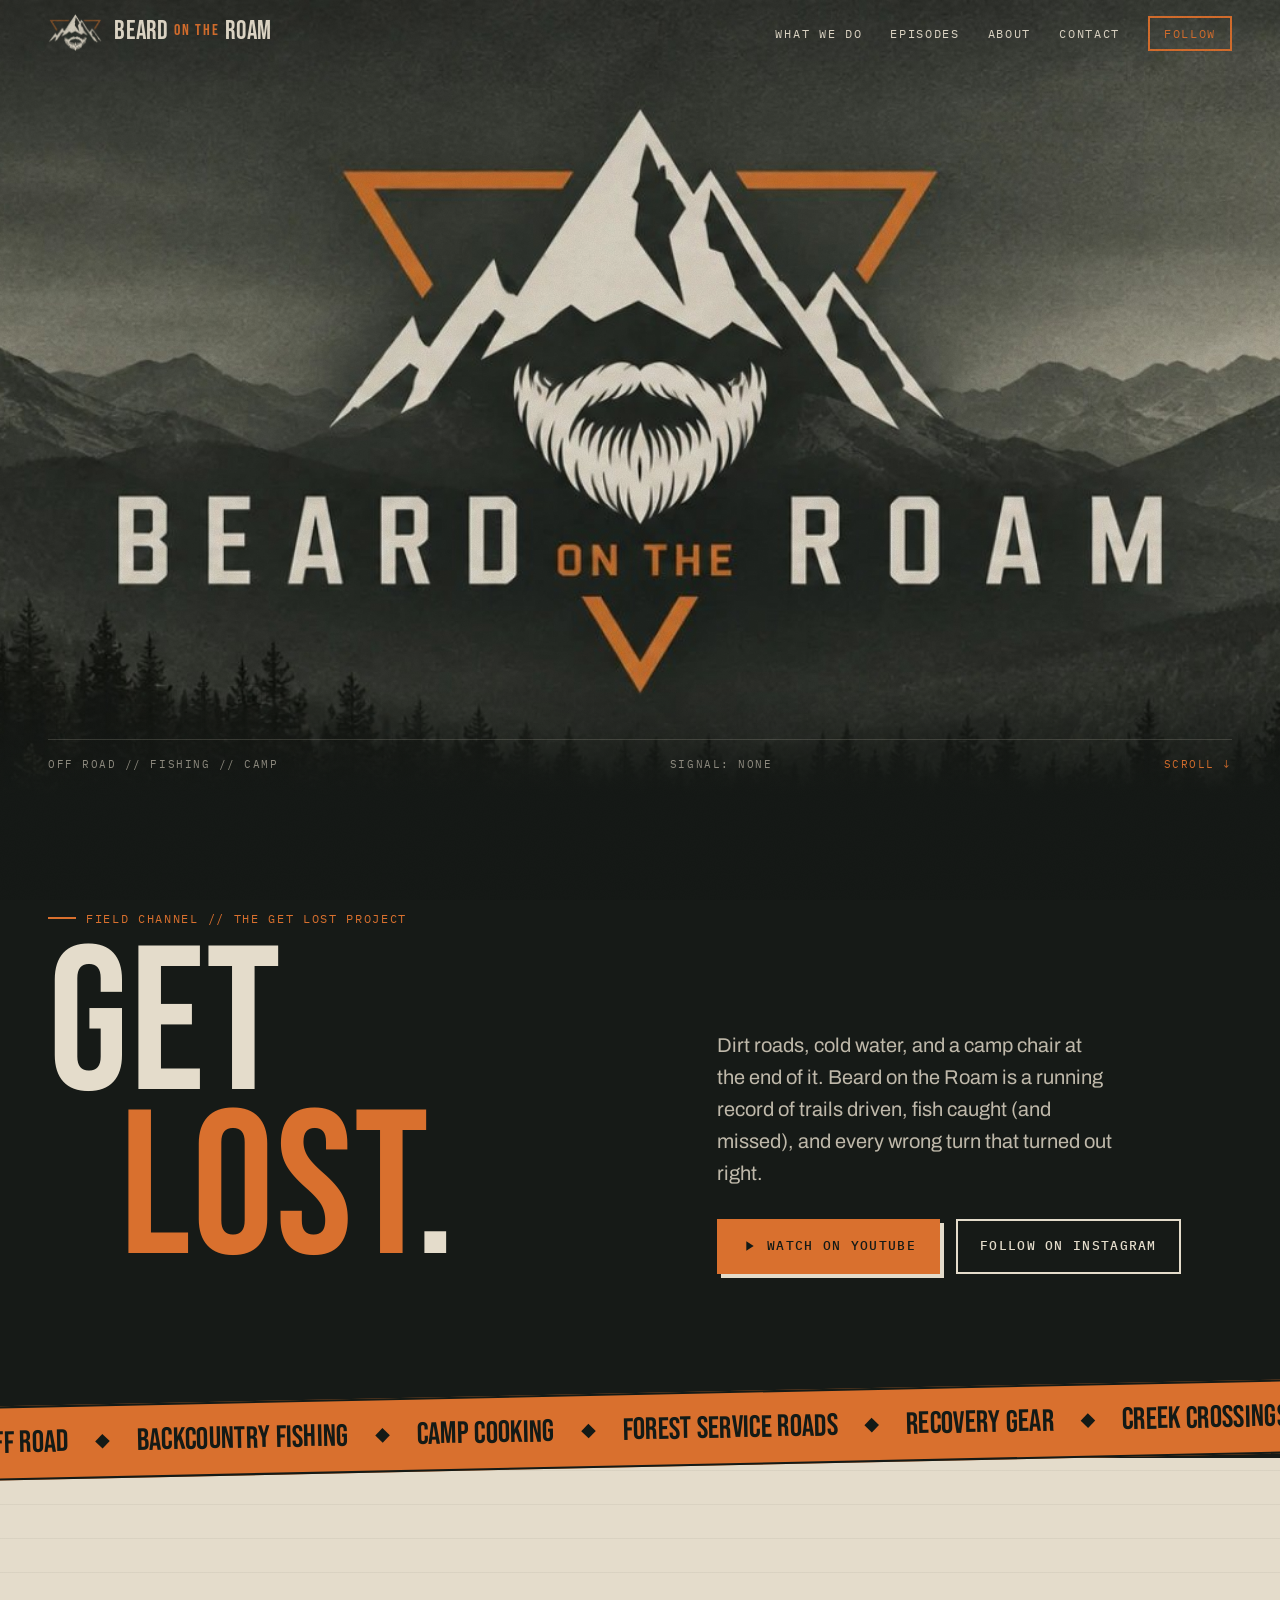
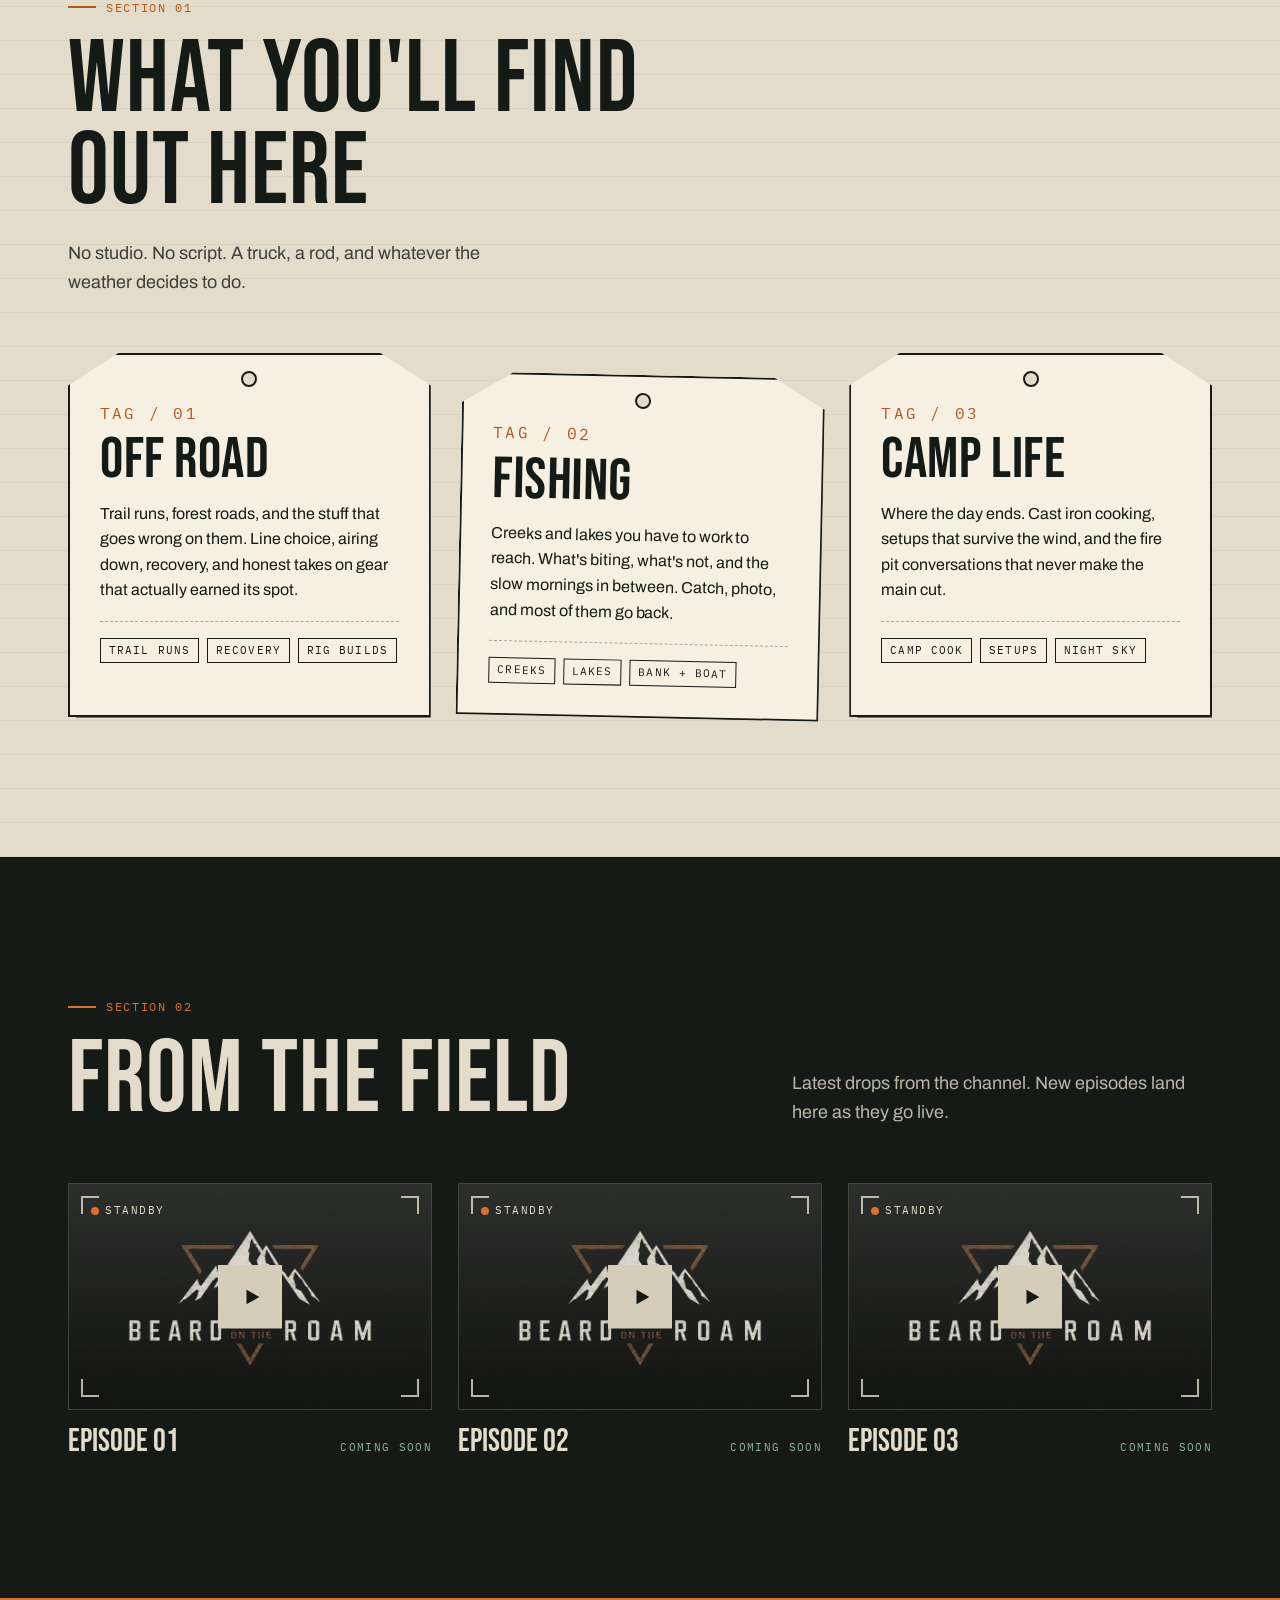
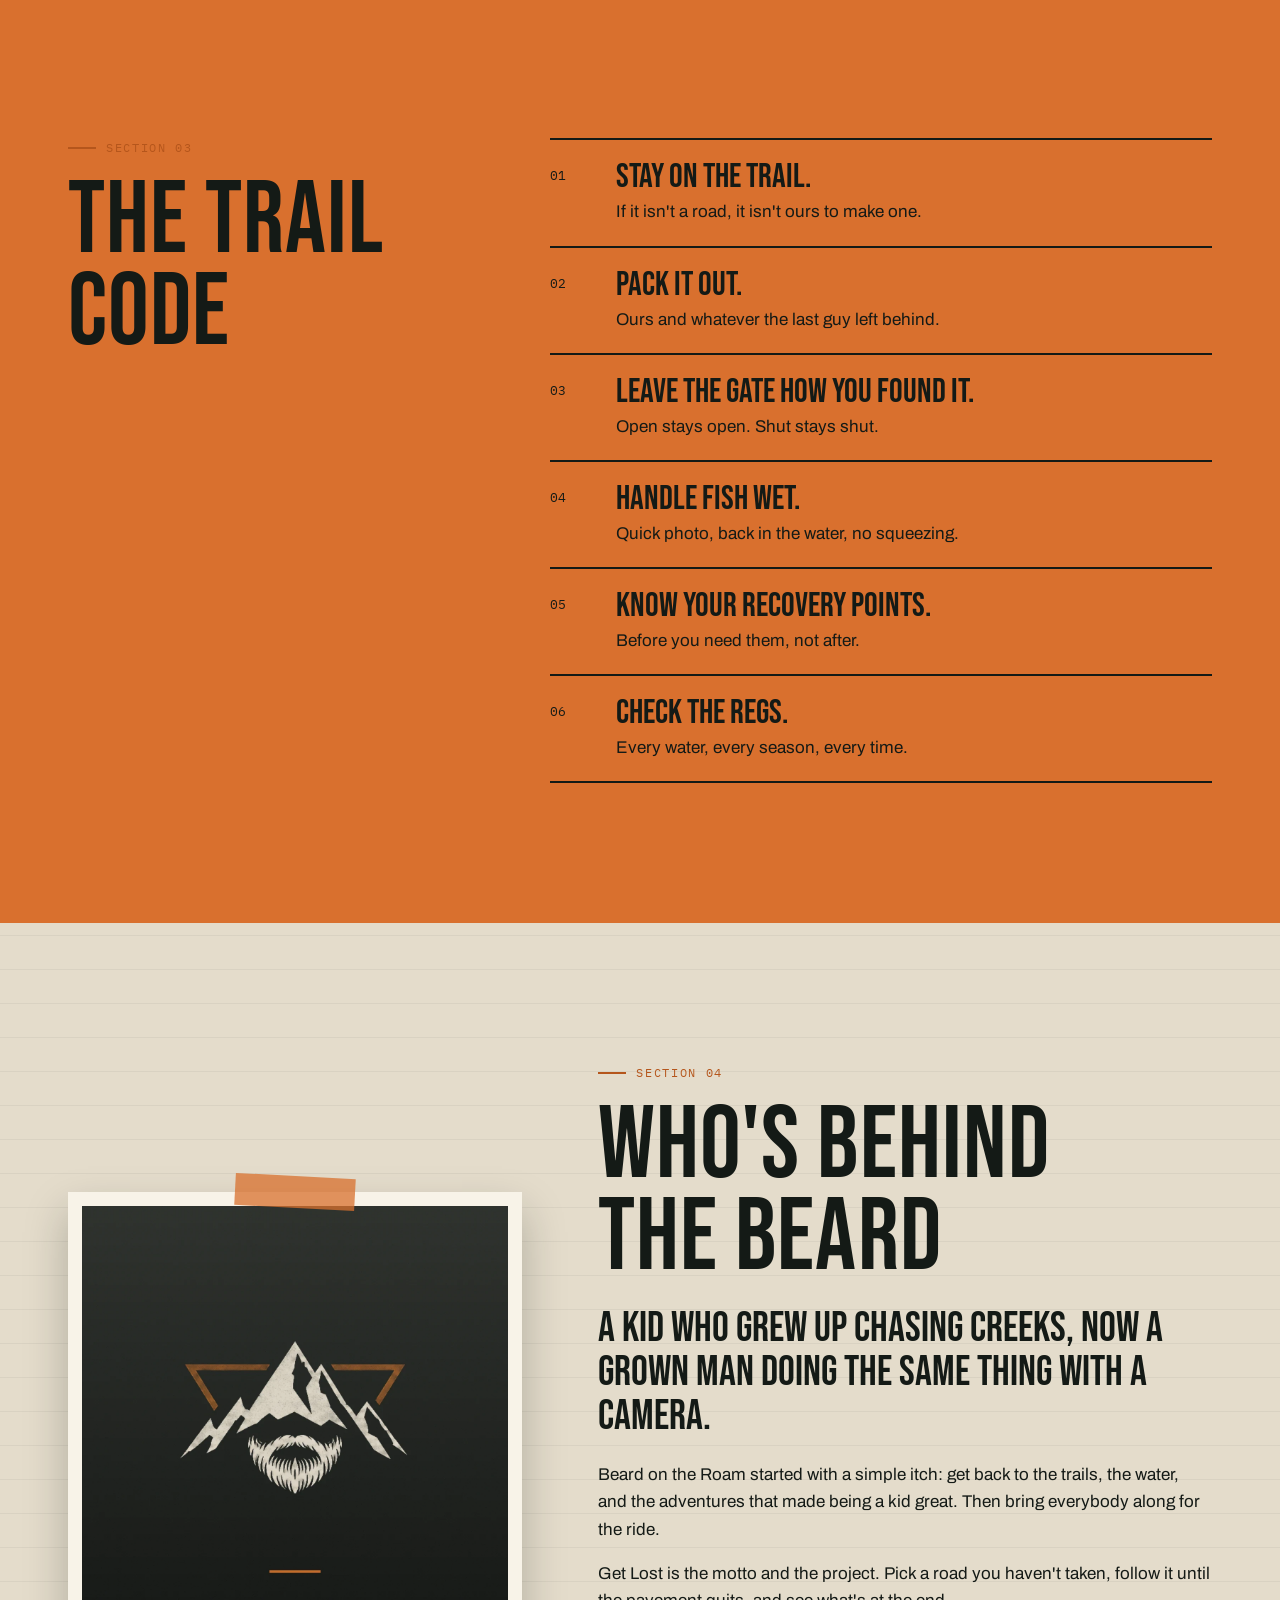
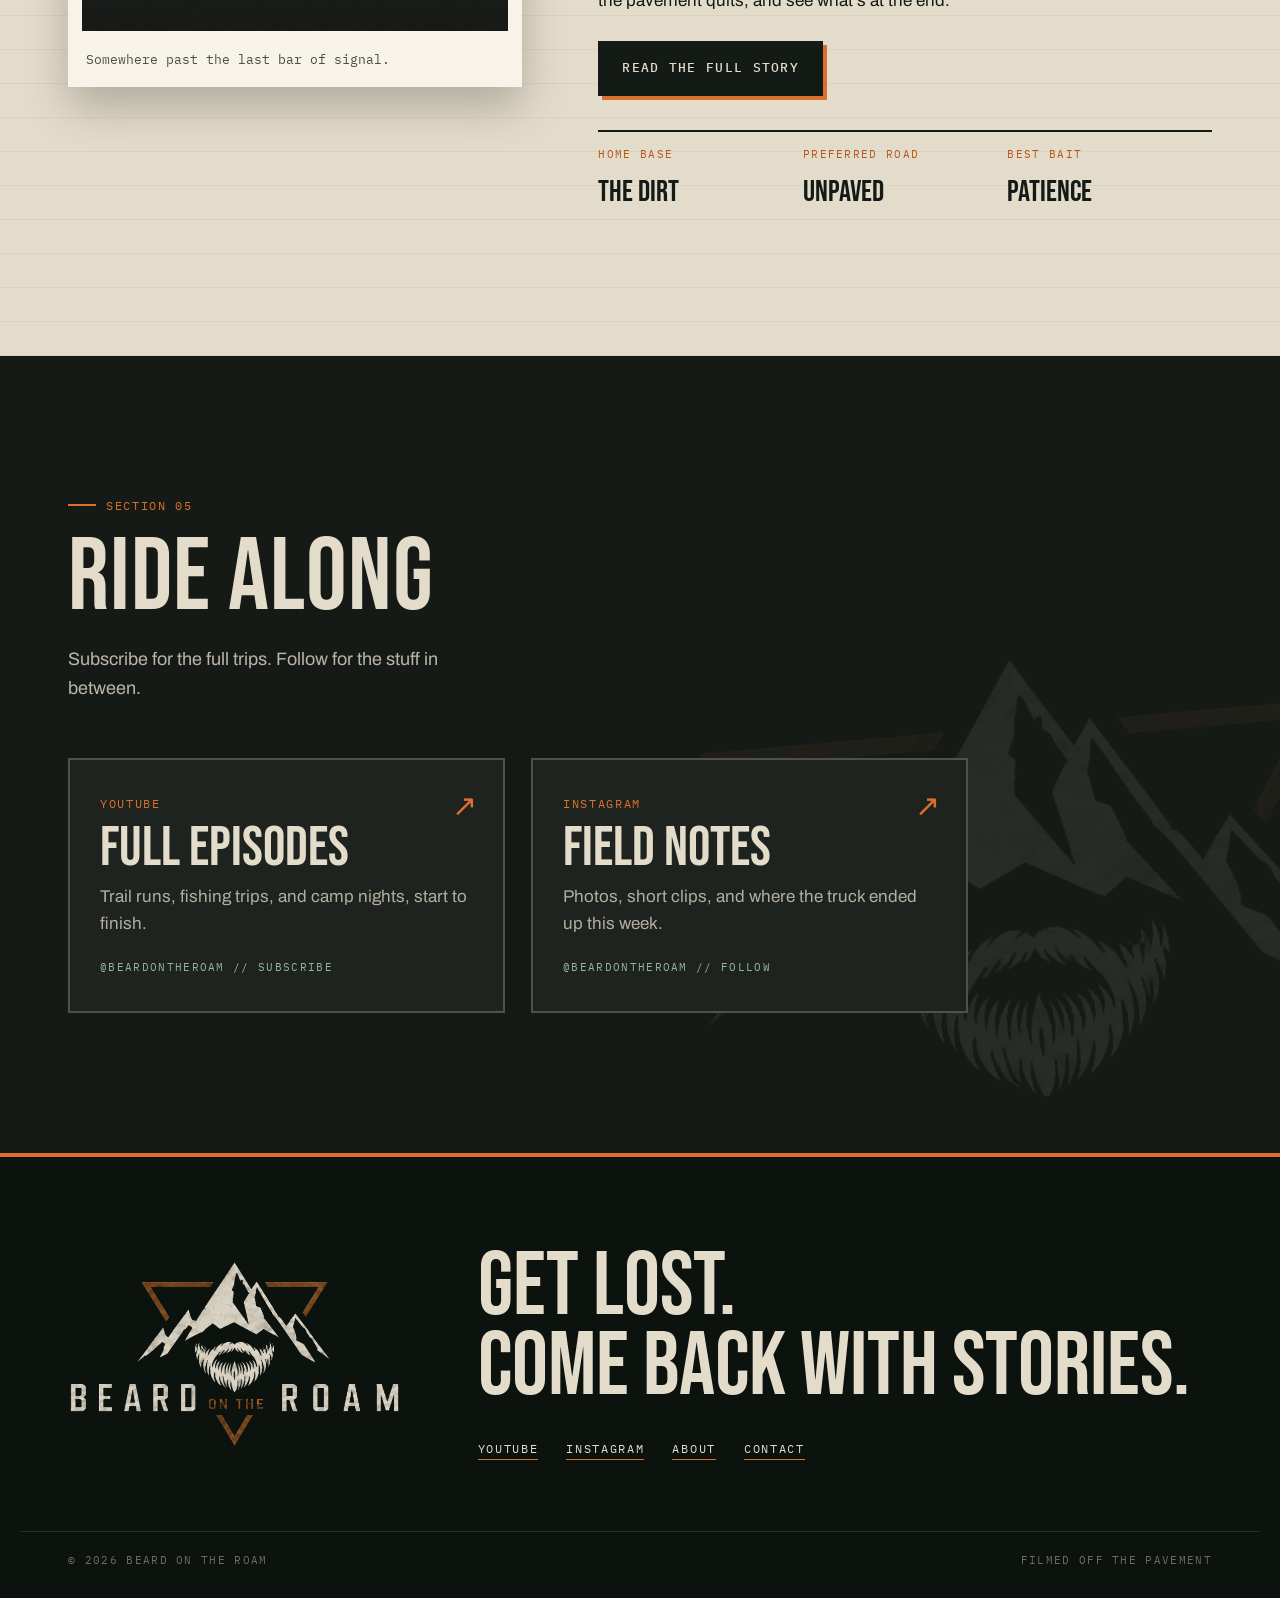
<file: index.html>
<!doctype html>
<html lang="en">
<head>
  <meta charset="utf-8">
  <meta name="viewport" content="width=device-width, initial-scale=1">
  <title>Beard on the Roam | Off Road, Fishing, Get Lost</title>
  <meta name="description" content="Beard on the Roam. Off road trails, backcountry fishing, and camp life filmed from the dirt. Watch on YouTube, follow on Instagram.">
  <meta name="theme-color" content="#161A17">

  <meta property="og:type" content="website">
  <meta property="og:title" content="Beard on the Roam">
  <meta property="og:description" content="Off road trails, backcountry fishing, and camp life. Get lost with us.">
  <meta property="og:image" content="assets/img/og-banner.jpg">
  <meta name="twitter:card" content="summary_large_image">

  <link rel="icon" type="image/png" sizes="64x64" href="assets/img/favicon-64.png">
  <link rel="apple-touch-icon" href="assets/img/apple-touch-icon.png">
  <link rel="preconnect" href="https://fonts.googleapis.com">
  <link rel="preconnect" href="https://fonts.gstatic.com" crossorigin>
  <link href="https://fonts.googleapis.com/css2?family=Bebas+Neue&family=Archivo:wght@400;500;700&family=IBM+Plex+Mono:wght@400;500&display=swap" rel="stylesheet">
  <link rel="stylesheet" href="assets/css/style.css">
  <script type="application/ld+json">
  {
    "@context": "https://schema.org",
    "@type": "Organization",
    "name": "Beard on the Roam",
    "slogan": "Get Lost",
    "description": "Off road trails, backcountry fishing, and camp life.",
    "logo": "assets/img/icon-512.png",
    "email": "beardontheroam@gmail.com",
    "sameAs": [
      "https://www.youtube.com/@beardontheroam",
      "https://www.instagram.com/beardontheroam"
    ]
  }
  </script>
</head>
<body>

  <a class="skip" href="#main">Skip to content</a>

  <!-- ============ HEADER ============ -->
  <header class="site-header" id="top">
    <a class="brand" href="./" aria-label="Beard on the Roam home">
      <img src="assets/img/mark.webp" alt="" width="54" height="37">
      <span class="brand-name">Beard <em>on the</em> Roam</span>
    </a>

    <nav class="nav" aria-label="Main">
      <button class="nav-toggle" aria-expanded="false" aria-controls="nav-list">
        <span class="nav-toggle-bars" aria-hidden="true"></span>
        <span class="sr">Menu</span>
      </button>
      <ul id="nav-list">
        <li><a href="#what">What We Do</a></li>
        <li><a href="#episodes">Episodes</a></li>
        <li><a href="about/">About</a></li>
        <li><a href="contact/">Contact</a></li>
        <li><a class="nav-cta" href="#follow">Follow</a></li>
      </ul>
    </nav>
  </header>

  <main id="main">

    <!-- ============ BANNER ============ -->
    <!-- Shows assets/img/hero-banner.jpg when it exists (set in main.js). Until then: logo over a dark topo backdrop. -->
    <section class="banner" id="banner">
      <canvas class="topo" aria-hidden="true"></canvas>
      <div class="banner-ridge" aria-hidden="true"></div>
      <h1 class="banner-title">
        <img class="banner-logo" src="assets/img/wordmark.webp" alt="Beard on the Roam" width="1324" height="747">
      </h1>
      <div class="hero-foot">
        <span>Off Road // Fishing // Camp</span>
        <span>Signal: None</span>
        <a href="#intro" class="scroll-cue">Scroll <span aria-hidden="true">&#8595;</span></a>
      </div>
    </section>

    <!-- ============ INTRO ============ -->
    <section class="hero" id="intro">
      <div class="hero-inner">
        <div>
          <p class="label">Field Channel // The Get Lost Project</p>
          <h2 class="hero-title">
            <span>Get</span>
            <span class="hero-title-2">Lost<i>.</i></span>
          </h2>
        </div>
        <div class="hero-copy">
          <p class="hero-sub">
            Dirt roads, cold water, and a camp chair at the end of it.
            Beard on the Roam is a running record of trails driven,
            fish caught (and missed), and every wrong turn that turned out right.
          </p>
          <div class="hero-actions">
            <a class="btn btn-blaze" data-social="youtube" href="#follow">
              <svg viewBox="0 0 24 24" aria-hidden="true"><path d="M8 5v14l11-7z"/></svg>
              Watch on YouTube
            </a>
            <a class="btn btn-ghost" data-social="instagram" href="#follow">Follow on Instagram</a>
          </div>
        </div>
      </div>
    </section>

    <!-- ============ TICKER ============ -->
    <div class="ticker" aria-hidden="true">
      <div class="ticker-track">
        <span>Off Road</span><span>Backcountry Fishing</span><span>Camp Cooking</span><span>Forest Service Roads</span><span>Recovery Gear</span><span>Creek Crossings</span><span>Fire Pit Talks</span>
        <span>Off Road</span><span>Backcountry Fishing</span><span>Camp Cooking</span><span>Forest Service Roads</span><span>Recovery Gear</span><span>Creek Crossings</span><span>Fire Pit Talks</span>
      </div>
    </div>

    <!-- ============ WHAT WE DO ============ -->
    <section class="section paper" id="what">
      <div class="wrap">
        <header class="section-head">
          <p class="label label-dark">Section 01</p>
          <h2>What you'll find<br>out here</h2>
          <p class="section-lede">No studio. No script. A truck, a rod, and whatever the weather decides to do.</p>
        </header>

        <div class="tags">
          <article class="tag">
            <div class="tag-hole" aria-hidden="true"></div>
            <p class="tag-no">Tag / 01</p>
            <h3>Off Road</h3>
            <p>Trail runs, forest roads, and the stuff that goes wrong on them. Line choice, airing down, recovery, and honest takes on gear that actually earned its spot.</p>
            <ul class="tag-meta">
              <li>Trail Runs</li><li>Recovery</li><li>Rig Builds</li>
            </ul>
          </article>

          <article class="tag tag-tilt">
            <div class="tag-hole" aria-hidden="true"></div>
            <p class="tag-no">Tag / 02</p>
            <h3>Fishing</h3>
            <p>Creeks and lakes you have to work to reach. What's biting, what's not, and the slow mornings in between. Catch, photo, and most of them go back.</p>
            <ul class="tag-meta">
              <li>Creeks</li><li>Lakes</li><li>Bank + Boat</li>
            </ul>
          </article>

          <article class="tag">
            <div class="tag-hole" aria-hidden="true"></div>
            <p class="tag-no">Tag / 03</p>
            <h3>Camp Life</h3>
            <p>Where the day ends. Cast iron cooking, setups that survive the wind, and the fire pit conversations that never make the main cut.</p>
            <ul class="tag-meta">
              <li>Camp Cook</li><li>Setups</li><li>Night Sky</li>
            </ul>
          </article>
        </div>
      </div>
    </section>

    <!-- ============ EPISODES ============ -->
    <section class="section dark" id="episodes">
      <div class="wrap">
        <header class="section-head section-head-split">
          <div>
            <p class="label">Section 02</p>
            <h2>From the field</h2>
          </div>
          <p class="section-lede">Latest drops from the channel. New episodes land here as they go live.</p>
        </header>

        <!-- Cards are built by assets/js/main.js from the EPISODES list -->
        <div class="episodes" id="episode-grid"></div>
      </div>
    </section>

    <!-- ============ TRAIL CODE ============ -->
    <section class="section blaze" id="code">
      <div class="wrap code-wrap">
        <header class="section-head">
          <p class="label label-dark">Section 03</p>
          <h2>The trail code</h2>
        </header>
        <ol class="code-list">
          <li><span>Stay on the trail.</span> If it isn't a road, it isn't ours to make one.</li>
          <li><span>Pack it out.</span> Ours and whatever the last guy left behind.</li>
          <li><span>Leave the gate how you found it.</span> Open stays open. Shut stays shut.</li>
          <li><span>Handle fish wet.</span> Quick photo, back in the water, no squeezing.</li>
          <li><span>Know your recovery points.</span> Before you need them, not after.</li>
          <li><span>Check the regs.</span> Every water, every season, every time.</li>
        </ol>
      </div>
    </section>

    <!-- ============ ABOUT ============ -->
    <section class="section paper about" id="about">
      <div class="wrap about-grid">
        <figure class="about-photo">
          <img src="assets/img/mark-on-dark.webp" alt="Beard on the Roam mark: a beard beneath rugged mountain peaks inside a copper triangle" loading="lazy" width="1200" height="1200">
          <figcaption>Somewhere past the last bar of signal.</figcaption>
        </figure>

        <div class="about-copy">
          <p class="label label-dark">Section 04</p>
          <h2>Who's behind<br>the beard</h2>
          <p class="big">A kid who grew up chasing creeks, now a grown man doing the same thing with a camera.</p>
          <p>
            Beard on the Roam started with a simple itch: get back to the trails, the water,
            and the adventures that made being a kid great. Then bring everybody along for the ride.
          </p>
          <p>
            Get Lost is the motto and the project. Pick a road you haven't taken,
            follow it until the pavement quits, and see what's at the end.
          </p>
          <a class="btn btn-dark" href="about/">Read the full story</a>
          <dl class="stats">
            <div><dt>Home Base</dt><dd>The Dirt</dd></div>
            <div><dt>Preferred Road</dt><dd>Unpaved</dd></div>
            <div><dt>Best Bait</dt><dd>Patience</dd></div>
          </dl>
        </div>
      </div>
    </section>

    <!-- ============ FOLLOW ============ -->
    <section class="section dark follow" id="follow">
      <div class="wrap">
        <header class="section-head">
          <p class="label">Section 05</p>
          <h2>Ride along</h2>
          <p class="section-lede">Subscribe for the full trips. Follow for the stuff in between.</p>
        </header>

        <div class="follow-grid">
          <a class="follow-card" data-social="youtube" href="#follow">
            <span class="follow-kind">YouTube</span>
            <span class="follow-title">Full episodes</span>
            <span class="follow-desc">Trail runs, fishing trips, and camp nights, start to finish.</span>
            <span class="follow-status" data-status="youtube">Channel coming soon</span>
            <span class="follow-arrow" aria-hidden="true">&#8599;</span>
          </a>
          <a class="follow-card" data-social="instagram" href="#follow">
            <span class="follow-kind">Instagram</span>
            <span class="follow-title">Field notes</span>
            <span class="follow-desc">Photos, short clips, and where the truck ended up this week.</span>
            <span class="follow-status" data-status="instagram">Account coming soon</span>
            <span class="follow-arrow" aria-hidden="true">&#8599;</span>
          </a>
        </div>
      </div>
      <img class="follow-scene" src="assets/img/mark.webp" alt="" loading="lazy" width="883" height="599">
    </section>

  </main>

  <!-- ============ FOOTER ============ -->
  <footer class="site-footer">
    <div class="wrap footer-inner">
      <img class="footer-logo" src="assets/img/wordmark.webp" alt="Beard on the Roam" width="1324" height="747" loading="lazy">
      <div class="footer-copy">
        <p class="footer-big">Get lost.<br>Come back with stories.</p>
        <ul class="footer-links">
          <li><a data-social="youtube" href="#follow">YouTube</a></li>
          <li><a data-social="instagram" href="#follow">Instagram</a></li>
          <li><a href="about/">About</a></li>
          <li><a href="contact/">Contact</a></li>
        </ul>
      </div>
    </div>
    <div class="wrap footer-base">
      <span>&#169; <span id="year"></span> Beard on the Roam</span>
      <span>Filmed off the pavement</span>
    </div>
  </footer>

  <script src="assets/js/main.js"></script>
</body>
</html>
</file>
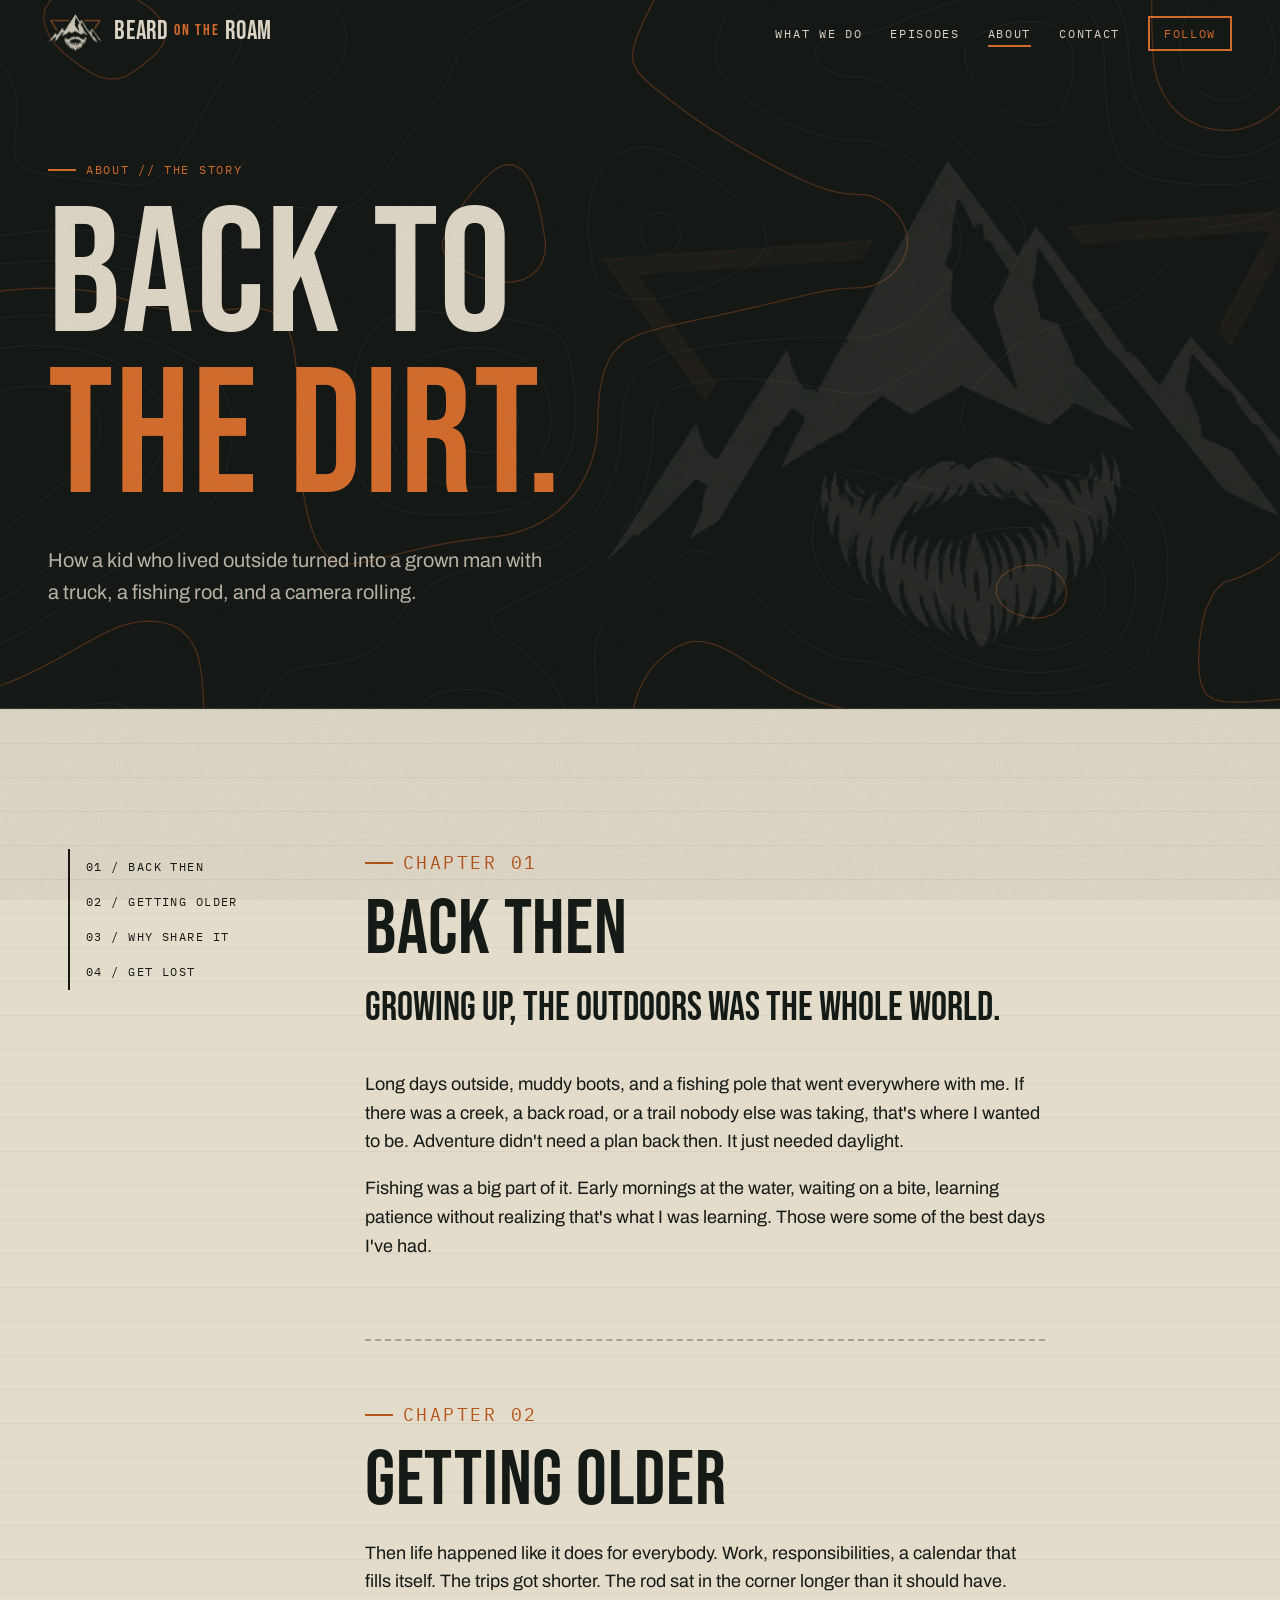
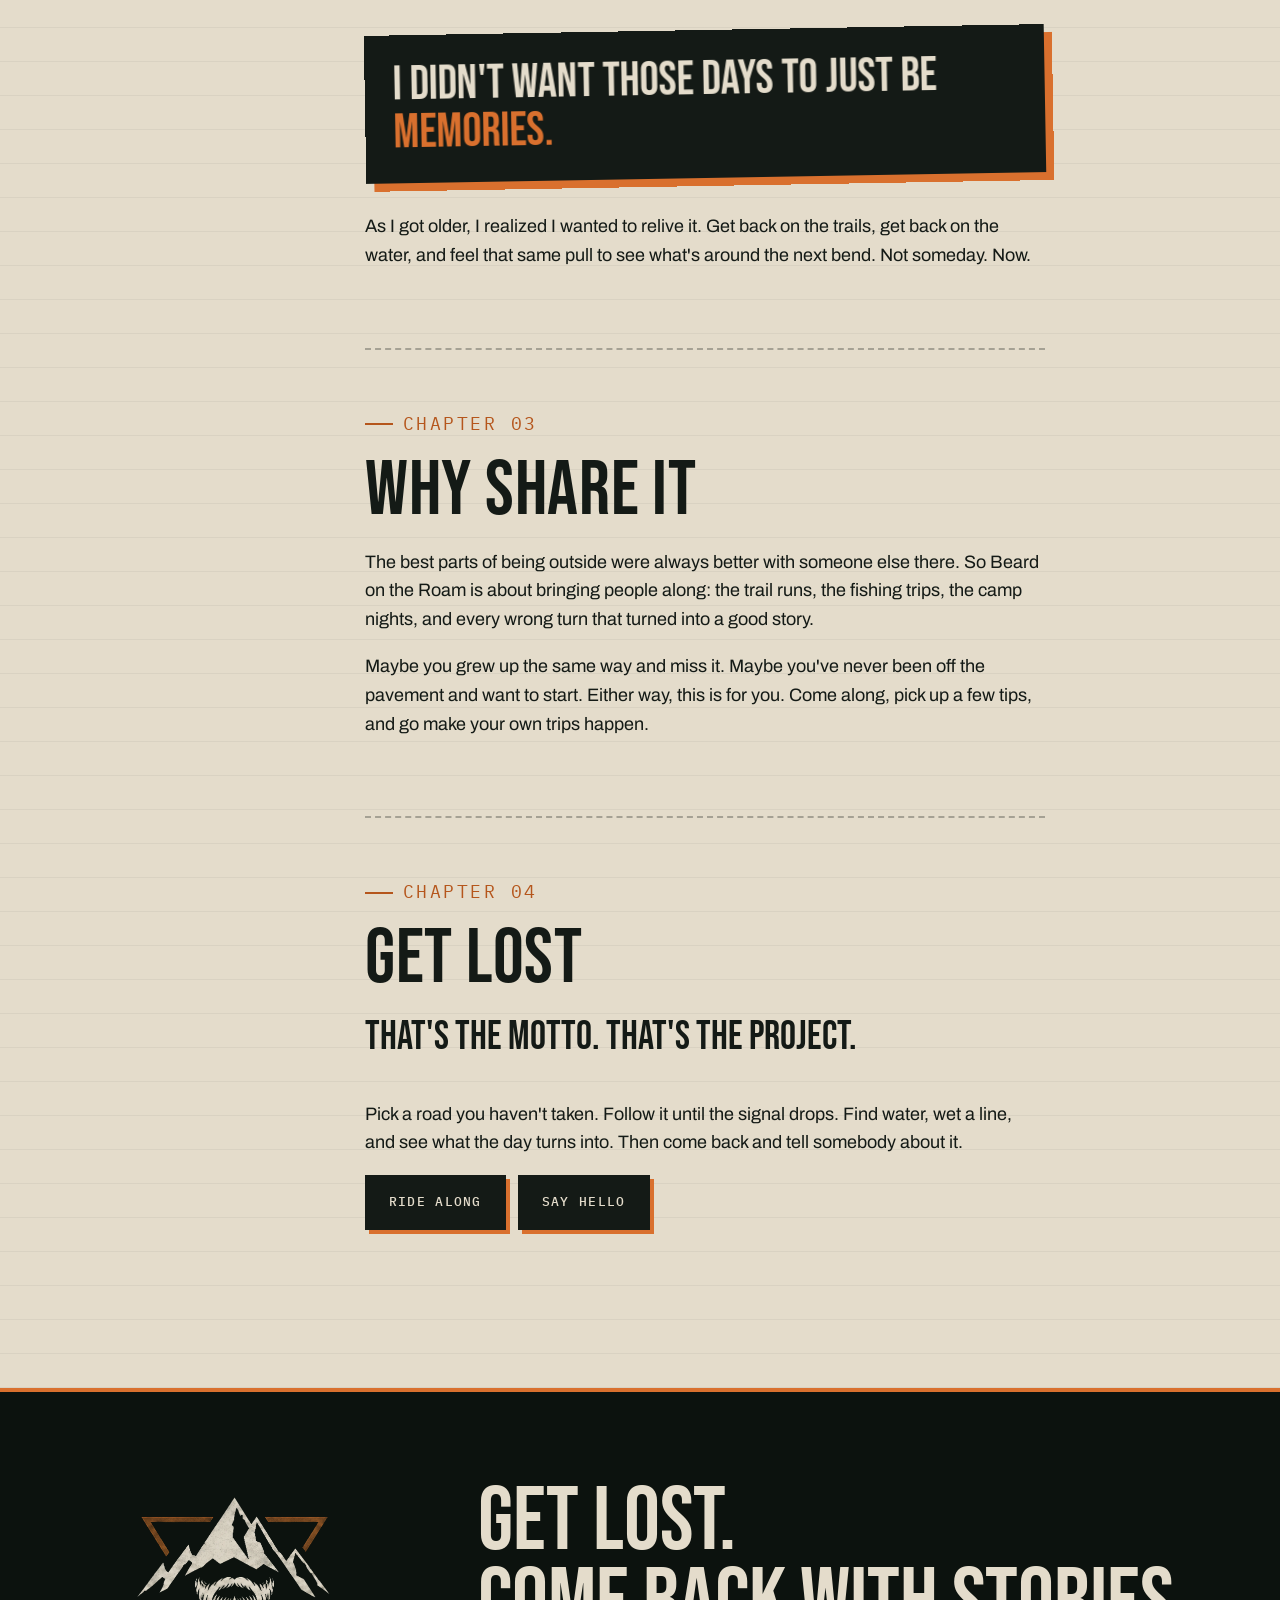
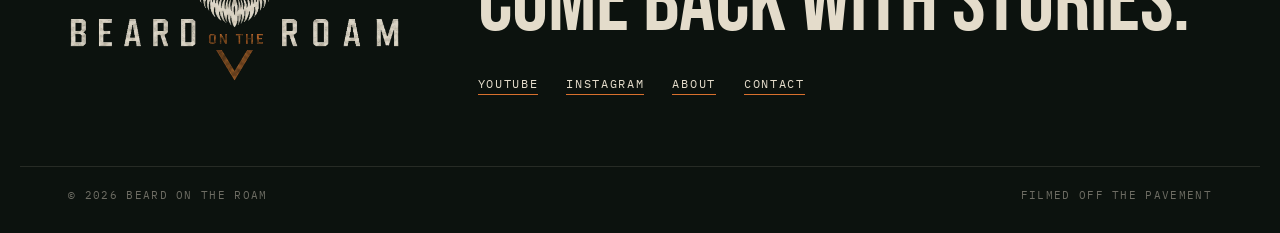
<file: about/index.html>
<!doctype html>
<html lang="en">
<head>
  <meta charset="utf-8">
  <meta name="viewport" content="width=device-width, initial-scale=1">
  <title>About | Beard on the Roam</title>
  <meta name="description" content="Why Beard on the Roam exists: a lifelong love of the outdoors, adventure, and fishing, relived and shared.">
  <meta name="theme-color" content="#161A17">

  <meta property="og:type" content="website">
  <meta property="og:title" content="Beard on the Roam">
  <meta property="og:description" content="Off road trails, backcountry fishing, and camp life. Get lost with us.">
  <meta property="og:image" content="../assets/img/og-banner.jpg">
  <meta name="twitter:card" content="summary_large_image">

  <link rel="icon" type="image/png" sizes="64x64" href="../assets/img/favicon-64.png">
  <link rel="apple-touch-icon" href="../assets/img/apple-touch-icon.png">
  <link rel="preconnect" href="https://fonts.googleapis.com">
  <link rel="preconnect" href="https://fonts.gstatic.com" crossorigin>
  <link href="https://fonts.googleapis.com/css2?family=Bebas+Neue&family=Archivo:wght@400;500;700&family=IBM+Plex+Mono:wght@400;500&display=swap" rel="stylesheet">
  <link rel="stylesheet" href="../assets/css/style.css">
</head>
<body>

  <a class="skip" href="#main">Skip to content</a>

  <!-- ============ HEADER ============ -->
  <header class="site-header" id="top">
    <a class="brand" href="../" aria-label="Beard on the Roam home">
      <img src="../assets/img/mark.webp" alt="" width="54" height="37">
      <span class="brand-name">Beard <em>on the</em> Roam</span>
    </a>

    <nav class="nav" aria-label="Main">
      <button class="nav-toggle" aria-expanded="false" aria-controls="nav-list">
        <span class="nav-toggle-bars" aria-hidden="true"></span>
        <span class="sr">Menu</span>
      </button>
      <ul id="nav-list">
        <li><a href="../#what">What We Do</a></li>
        <li><a href="../#episodes">Episodes</a></li>
        <li><a href="../about/" aria-current="page">About</a></li>
        <li><a href="../contact/">Contact</a></li>
        <li><a class="nav-cta" href="../#follow">Follow</a></li>
      </ul>
    </nav>
  </header>

  <main id="main">

    <section class="page-hero">
      <canvas class="topo" aria-hidden="true"></canvas>
      <div class="wrap">
        <p class="label">About // The Story</p>
        <h1>Back to<br><span>the dirt.</span></h1>
        <p class="hero-sub">How a kid who lived outside turned into a grown man with a truck, a fishing rod, and a camera rolling.</p>
      </div>
    </section>

    <section class="section paper">
      <div class="wrap story">
        <aside class="story-side" aria-label="Chapters">
          <ol>
            <li><a href="#back-then">01 / Back then</a></li>
            <li><a href="#getting-older">02 / Getting older</a></li>
            <li><a href="#why-share">03 / Why share it</a></li>
            <li><a href="#get-lost">04 / Get lost</a></li>
          </ol>
        </aside>

        <div class="story-body">
          <article class="chapter" id="back-then">
            <p class="label label-dark">Chapter 01</p>
            <h2>Back then</h2>
            <p class="lead">Growing up, the outdoors was the whole world.</p>
            <p>
              Long days outside, muddy boots, and a fishing pole that went everywhere with me.
              If there was a creek, a back road, or a trail nobody else was taking, that's where I wanted to be.
              Adventure didn't need a plan back then. It just needed daylight.
            </p>
            <p>
              Fishing was a big part of it. Early mornings at the water, waiting on a bite,
              learning patience without realizing that's what I was learning.
              Those were some of the best days I've had.
            </p>
          </article>

          <article class="chapter" id="getting-older">
            <p class="label label-dark">Chapter 02</p>
            <h2>Getting older</h2>
            <p>
              Then life happened like it does for everybody. Work, responsibilities, a calendar that fills itself.
              The trips got shorter. The rod sat in the corner longer than it should have.
            </p>
            <div class="pull">I didn't want those days to just be <span>memories.</span></div>
            <p>
              As I got older, I realized I wanted to relive it. Get back on the trails,
              get back on the water, and feel that same pull to see what's around the next bend.
              Not someday. Now.
            </p>
          </article>

          <article class="chapter" id="why-share">
            <p class="label label-dark">Chapter 03</p>
            <h2>Why share it</h2>
            <p>
              The best parts of being outside were always better with someone else there.
              So Beard on the Roam is about bringing people along: the trail runs, the fishing trips,
              the camp nights, and every wrong turn that turned into a good story.
            </p>
            <p>
              Maybe you grew up the same way and miss it. Maybe you've never been off the pavement and want to start.
              Either way, this is for you. Come along, pick up a few tips, and go make your own trips happen.
            </p>
          </article>

          <article class="chapter" id="get-lost">
            <p class="label label-dark">Chapter 04</p>
            <h2>Get lost</h2>
            <p class="lead">That's the motto. That's the project.</p>
            <p>
              Pick a road you haven't taken. Follow it until the signal drops.
              Find water, wet a line, and see what the day turns into.
              Then come back and tell somebody about it.
            </p>
            <p>
              <a class="btn btn-dark" href="../#follow">Ride along</a>
              &nbsp;
              <a class="btn btn-dark" href="../contact/">Say hello</a>
            </p>
          </article>
        </div>
      </div>
    </section>

  </main>

  <!-- ============ FOOTER ============ -->
  <footer class="site-footer">
    <div class="wrap footer-inner">
      <img class="footer-logo" src="../assets/img/wordmark.webp" alt="Beard on the Roam" width="1324" height="747" loading="lazy">
      <div class="footer-copy">
        <p class="footer-big">Get lost.<br>Come back with stories.</p>
        <ul class="footer-links">
          <li><a data-social="youtube" href="../#follow">YouTube</a></li>
          <li><a data-social="instagram" href="../#follow">Instagram</a></li>
          <li><a href="../about/">About</a></li>
          <li><a href="../contact/">Contact</a></li>
        </ul>
      </div>
    </div>
    <div class="wrap footer-base">
      <span>&#169; <span id="year"></span> Beard on the Roam</span>
      <span>Filmed off the pavement</span>
    </div>
  </footer>

  <script src="../assets/js/main.js"></script>
</body>
</html>
</file>
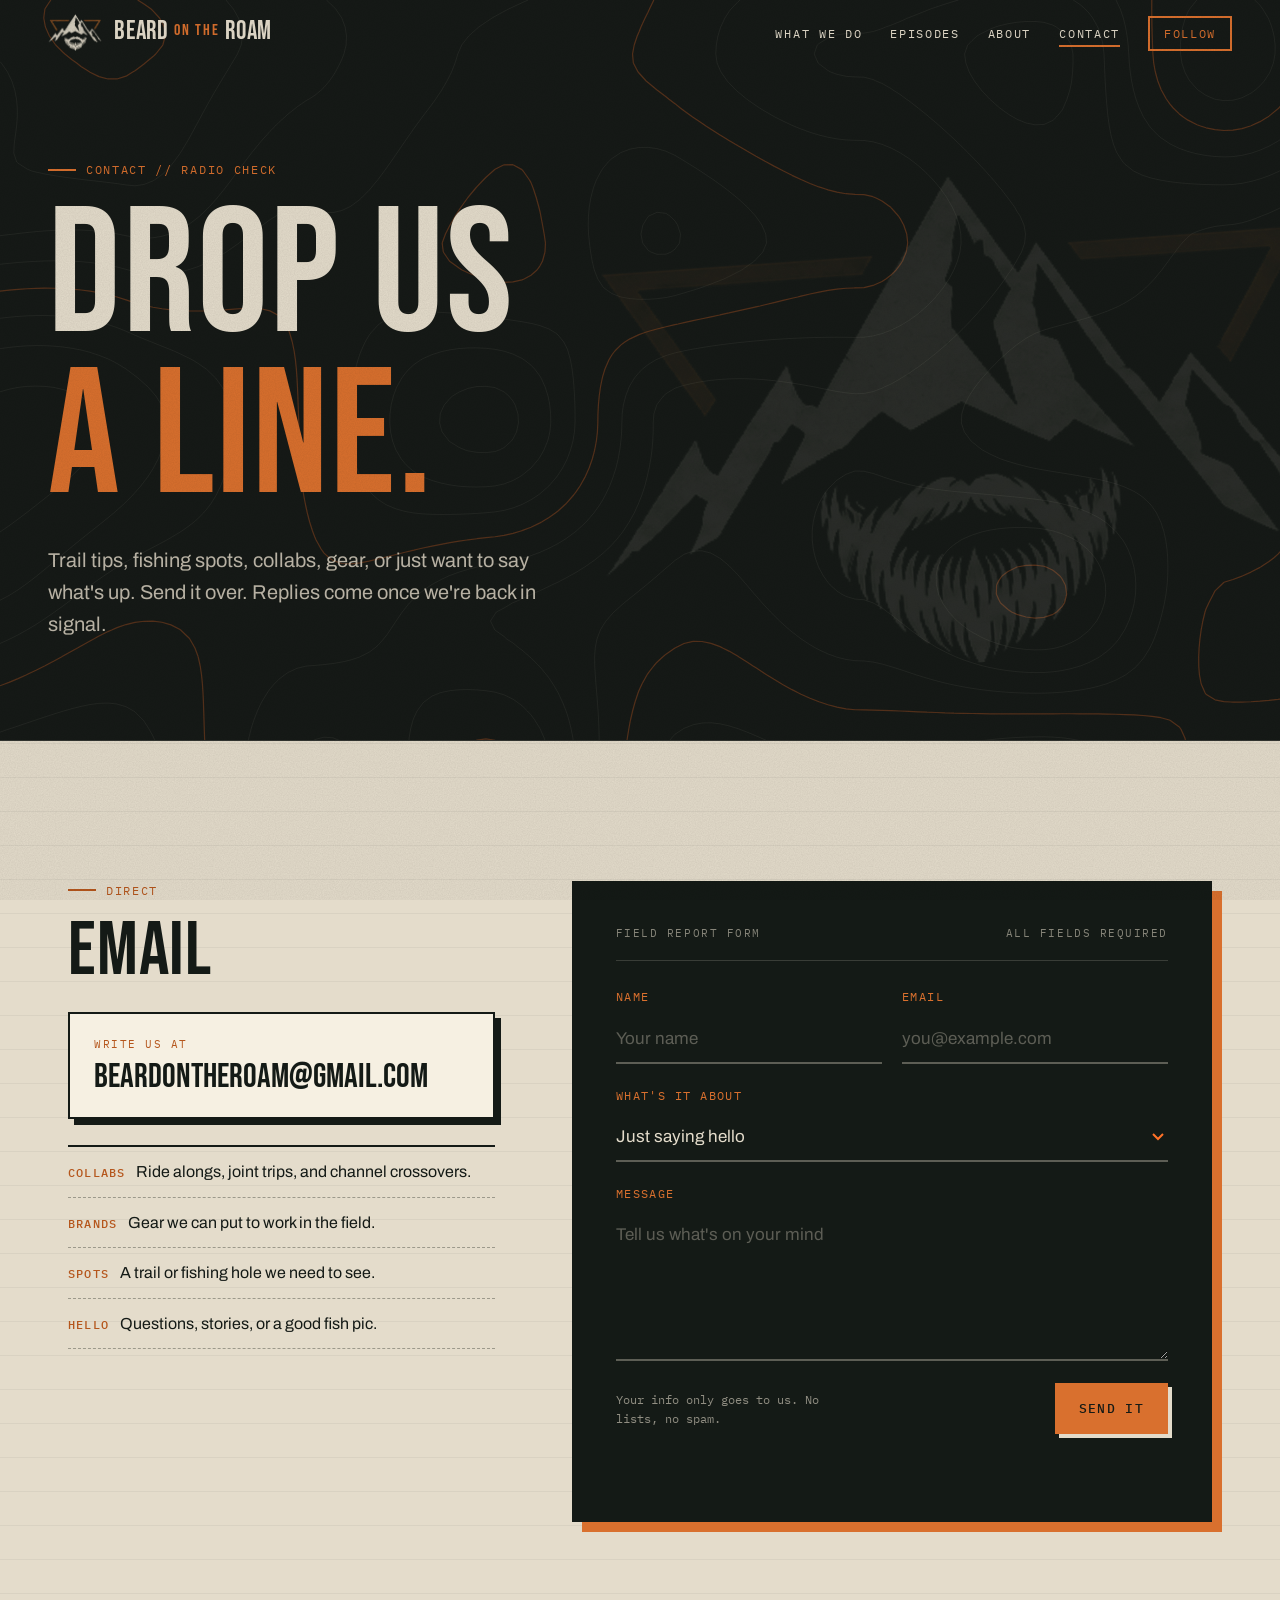
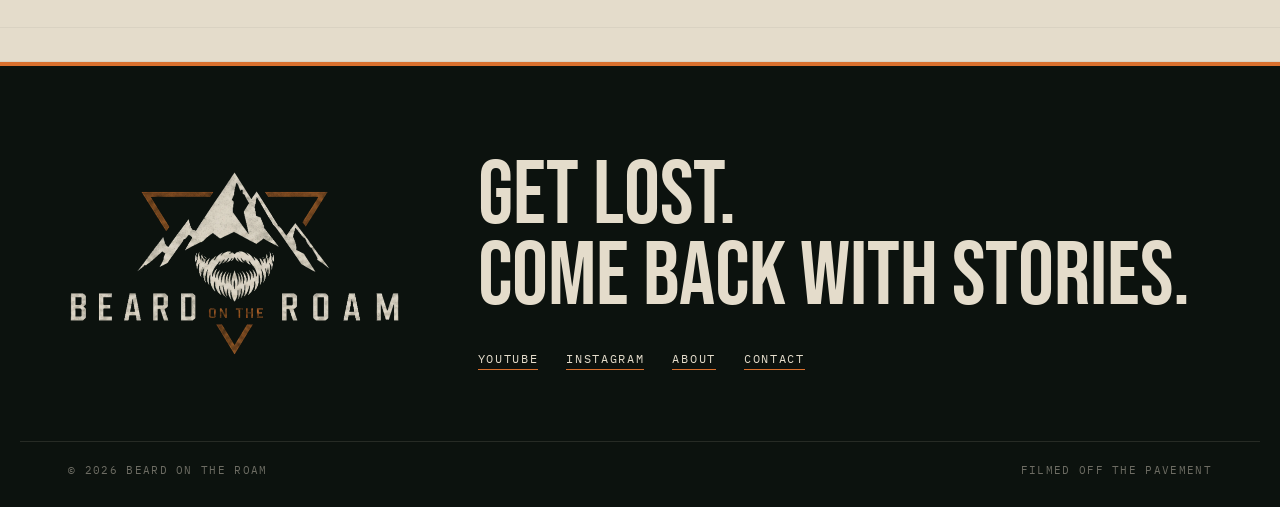
<file: contact/index.html>
<!doctype html>
<html lang="en">
<head>
  <meta charset="utf-8">
  <meta name="viewport" content="width=device-width, initial-scale=1">
  <title>Contact | Beard on the Roam</title>
  <meta name="description" content="Get in touch with Beard on the Roam for collabs, brands, trail and fishing spots, or just to say hello.">
  <meta name="theme-color" content="#161A17">

  <meta property="og:type" content="website">
  <meta property="og:title" content="Beard on the Roam">
  <meta property="og:description" content="Off road trails, backcountry fishing, and camp life. Get lost with us.">
  <meta property="og:image" content="../assets/img/og-banner.jpg">
  <meta name="twitter:card" content="summary_large_image">

  <link rel="icon" type="image/png" sizes="64x64" href="../assets/img/favicon-64.png">
  <link rel="apple-touch-icon" href="../assets/img/apple-touch-icon.png">
  <link rel="preconnect" href="https://fonts.googleapis.com">
  <link rel="preconnect" href="https://fonts.gstatic.com" crossorigin>
  <link href="https://fonts.googleapis.com/css2?family=Bebas+Neue&family=Archivo:wght@400;500;700&family=IBM+Plex+Mono:wght@400;500&display=swap" rel="stylesheet">
  <link rel="stylesheet" href="../assets/css/style.css">
</head>
<body>

  <a class="skip" href="#main">Skip to content</a>

  <!-- ============ HEADER ============ -->
  <header class="site-header" id="top">
    <a class="brand" href="../" aria-label="Beard on the Roam home">
      <img src="../assets/img/mark.webp" alt="" width="54" height="37">
      <span class="brand-name">Beard <em>on the</em> Roam</span>
    </a>

    <nav class="nav" aria-label="Main">
      <button class="nav-toggle" aria-expanded="false" aria-controls="nav-list">
        <span class="nav-toggle-bars" aria-hidden="true"></span>
        <span class="sr">Menu</span>
      </button>
      <ul id="nav-list">
        <li><a href="../#what">What We Do</a></li>
        <li><a href="../#episodes">Episodes</a></li>
        <li><a href="../about/">About</a></li>
        <li><a href="../contact/" aria-current="page">Contact</a></li>
        <li><a class="nav-cta" href="../#follow">Follow</a></li>
      </ul>
    </nav>
  </header>

  <main id="main">

    <section class="page-hero">
      <canvas class="topo" aria-hidden="true"></canvas>
      <div class="wrap">
        <p class="label">Contact // Radio Check</p>
        <h1>Drop us<br><span>a line.</span></h1>
        <p class="hero-sub">Trail tips, fishing spots, collabs, gear, or just want to say what's up. Send it over. Replies come once we're back in signal.</p>
      </div>
    </section>

    <section class="section paper">
      <div class="wrap contact-grid">
        <div class="contact-side">
          <p class="label label-dark">Direct</p>
          <h2>Email</h2>
          <a class="email-block" id="email-link" href="#">
            <small>Write us at</small>
            <strong>Email coming soon</strong>
          </a>

          <ul class="reasons">
            <li><b>Collabs</b> Ride alongs, joint trips, and channel crossovers.</li>
            <li><b>Brands</b> Gear we can put to work in the field.</li>
            <li><b>Spots</b> A trail or fishing hole we need to see.</li>
            <li><b>Hello</b> Questions, stories, or a good fish pic.</li>
          </ul>
        </div>

        <form class="form" id="contact-form" novalidate>
          <div class="form-head"><span>Field Report Form</span><span>All fields required</span></div>

          <div class="form-row">
            <div class="field">
              <label for="f-name">Name</label>
              <input id="f-name" name="name" type="text" autocomplete="name" placeholder="Your name" required>
            </div>
            <div class="field">
              <label for="f-email">Email</label>
              <input id="f-email" name="email" type="email" autocomplete="email" placeholder="you@example.com" required>
            </div>
          </div>

          <div class="field">
            <label for="f-topic">What's it about</label>
            <select id="f-topic" name="topic" required>
              <option value="General">Just saying hello</option>
              <option value="Collab">Collab or ride along</option>
              <option value="Brand">Brand or sponsorship</option>
              <option value="Spot">Trail or fishing spot</option>
              <option value="Other">Something else</option>
            </select>
          </div>

          <div class="field">
            <label for="f-msg">Message</label>
            <textarea id="f-msg" name="message" placeholder="Tell us what's on your mind" required></textarea>
          </div>

          <div class="hp" aria-hidden="true">
            <label>Leave this empty <input type="text" name="_honey" tabindex="-1" autocomplete="off"></label>
          </div>

          <div class="form-foot">
            <p class="form-note">Your info only goes to us. No lists, no spam.</p>
            <button class="btn btn-blaze" type="submit">Send it</button>
          </div>
          <p class="form-status" id="form-status" role="status" aria-live="polite"></p>
        </form>
      </div>
    </section>

  </main>

  <!-- ============ FOOTER ============ -->
  <footer class="site-footer">
    <div class="wrap footer-inner">
      <img class="footer-logo" src="../assets/img/wordmark.webp" alt="Beard on the Roam" width="1324" height="747" loading="lazy">
      <div class="footer-copy">
        <p class="footer-big">Get lost.<br>Come back with stories.</p>
        <ul class="footer-links">
          <li><a data-social="youtube" href="../#follow">YouTube</a></li>
          <li><a data-social="instagram" href="../#follow">Instagram</a></li>
          <li><a href="../about/">About</a></li>
          <li><a href="../contact/">Contact</a></li>
        </ul>
      </div>
    </div>
    <div class="wrap footer-base">
      <span>&#169; <span id="year"></span> Beard on the Roam</span>
      <span>Filmed off the pavement</span>
    </div>
  </footer>

  <script src="../assets/js/main.js"></script>
</body>
</html>
</file>
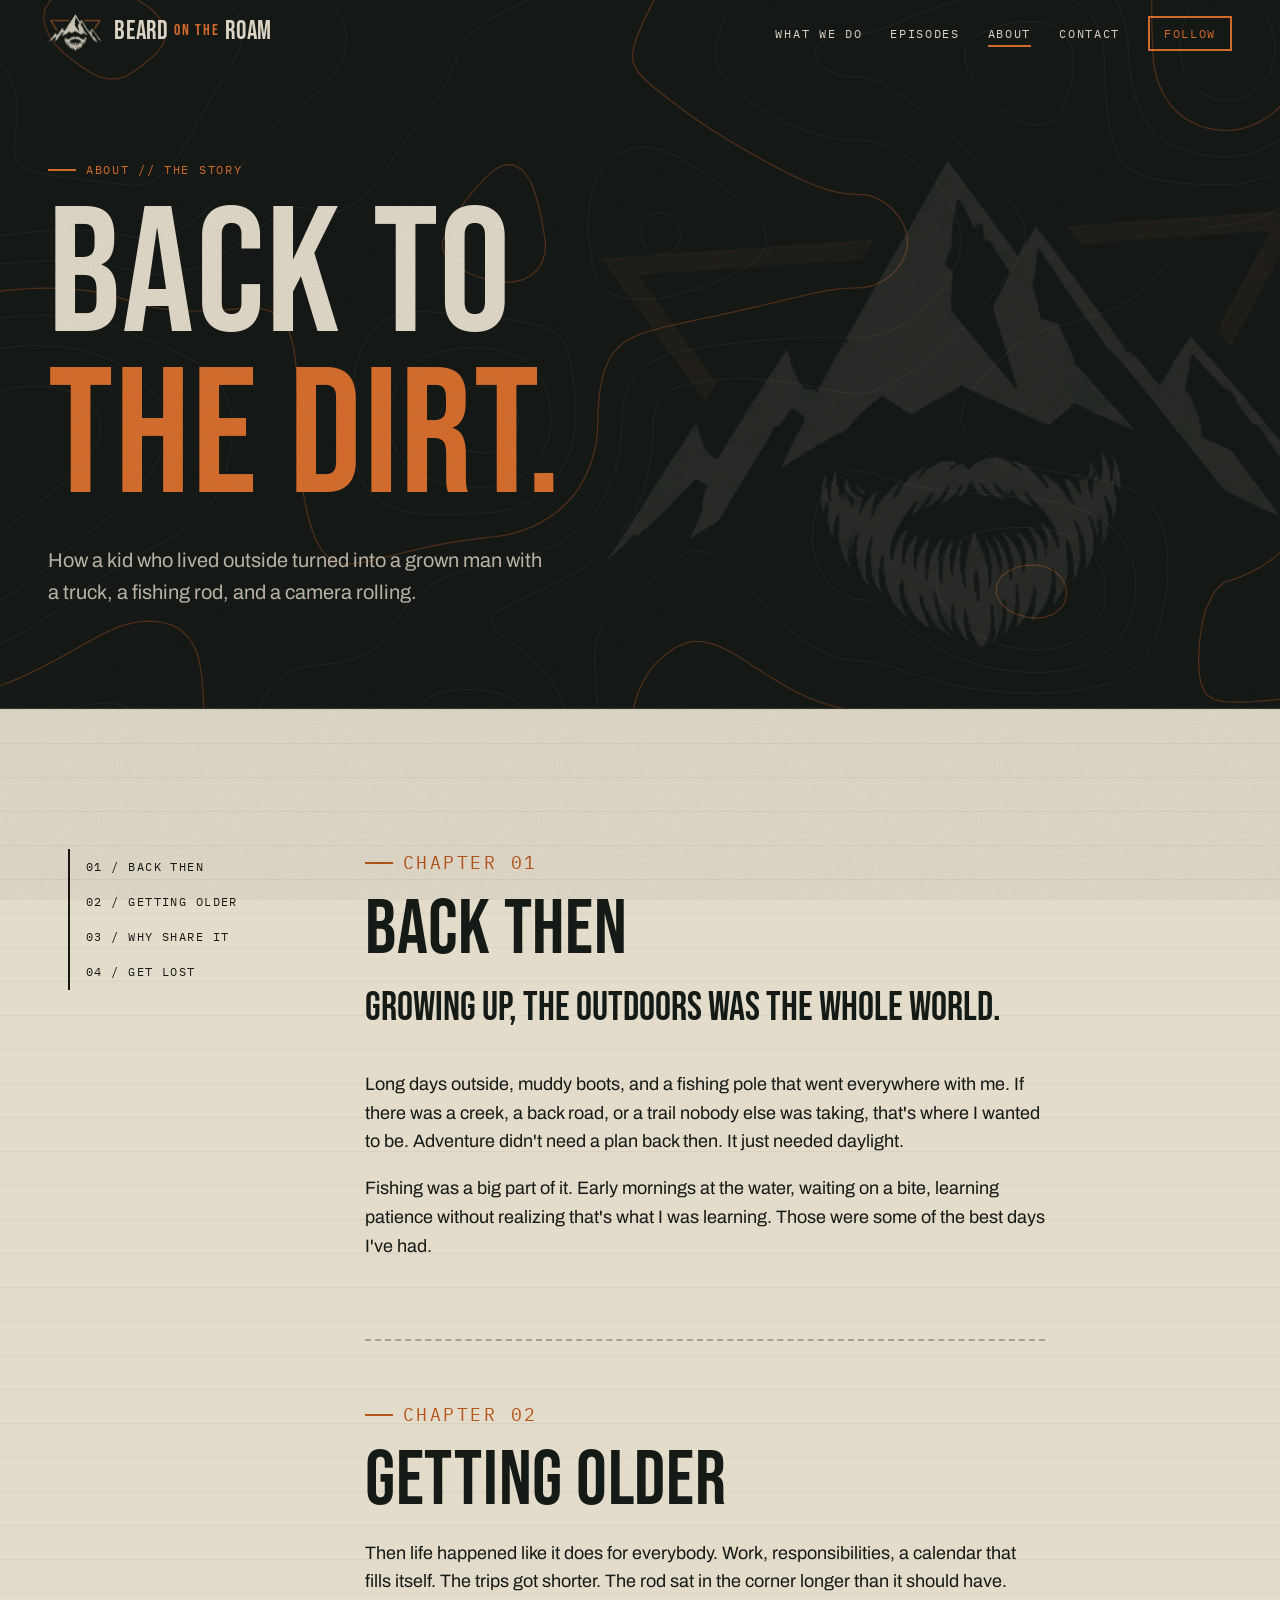
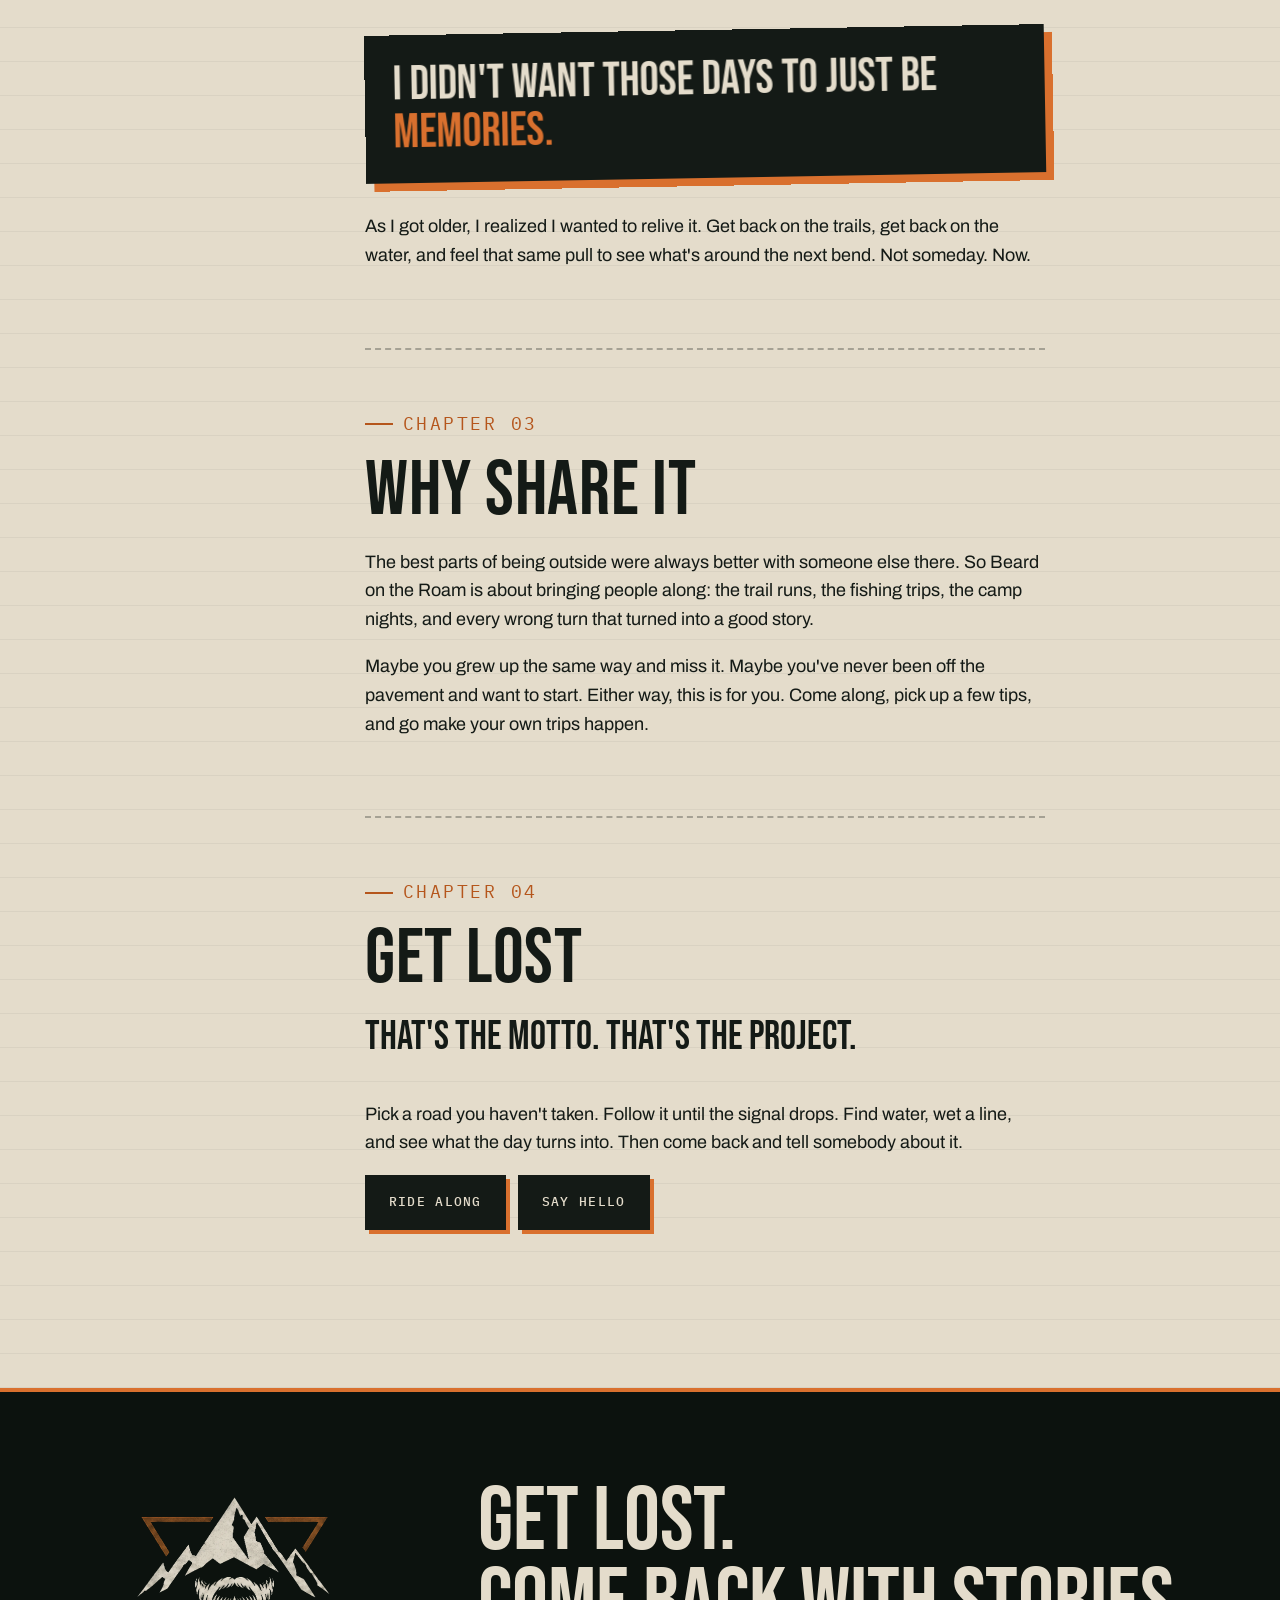
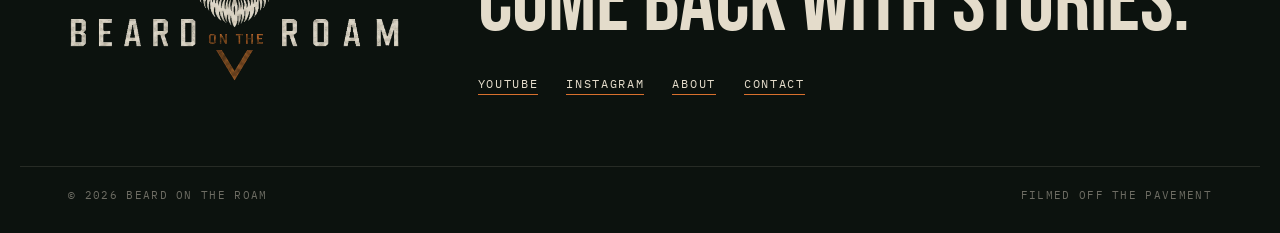
<file: about.html>
<!doctype html>
<html lang="en">
<head>
  <meta charset="utf-8">
  <meta name="viewport" content="width=device-width, initial-scale=1">
  <title>About | Beard on the Roam</title>
  <meta name="description" content="Why Beard on the Roam exists: a lifelong love of the outdoors, adventure, and fishing, relived and shared.">
  <meta name="theme-color" content="#161A17">

  <meta property="og:type" content="website">
  <meta property="og:title" content="Beard on the Roam">
  <meta property="og:description" content="Off road trails, backcountry fishing, and camp life. Get lost with us.">
  <meta property="og:image" content="assets/img/og-banner.jpg">
  <meta name="twitter:card" content="summary_large_image">

  <link rel="icon" type="image/png" sizes="64x64" href="assets/img/favicon-64.png">
  <link rel="apple-touch-icon" href="assets/img/apple-touch-icon.png">
  <link rel="preconnect" href="https://fonts.googleapis.com">
  <link rel="preconnect" href="https://fonts.gstatic.com" crossorigin>
  <link href="https://fonts.googleapis.com/css2?family=Bebas+Neue&family=Archivo:wght@400;500;700&family=IBM+Plex+Mono:wght@400;500&display=swap" rel="stylesheet">
  <link rel="stylesheet" href="assets/css/style.css">
</head>
<body>

  <a class="skip" href="#main">Skip to content</a>

  <!-- ============ HEADER ============ -->
  <header class="site-header" id="top">
    <a class="brand" href="index.html" aria-label="Beard on the Roam home">
      <img src="assets/img/mark.webp" alt="" width="54" height="37">
      <span class="brand-name">Beard <em>on the</em> Roam</span>
    </a>

    <nav class="nav" aria-label="Main">
      <button class="nav-toggle" aria-expanded="false" aria-controls="nav-list">
        <span class="nav-toggle-bars" aria-hidden="true"></span>
        <span class="sr">Menu</span>
      </button>
      <ul id="nav-list">
        <li><a href="index.html#what">What We Do</a></li>
        <li><a href="index.html#episodes">Episodes</a></li>
        <li><a href="about.html" aria-current="page">About</a></li>
        <li><a href="contact.html">Contact</a></li>
        <li><a class="nav-cta" href="index.html#follow">Follow</a></li>
      </ul>
    </nav>
  </header>

  <main id="main">

    <section class="page-hero">
      <canvas class="topo" aria-hidden="true"></canvas>
      <div class="wrap">
        <p class="label">About // The Story</p>
        <h1>Back to<br><span>the dirt.</span></h1>
        <p class="hero-sub">How a kid who lived outside turned into a grown man with a truck, a fishing rod, and a camera rolling.</p>
      </div>
    </section>

    <section class="section paper">
      <div class="wrap story">
        <aside class="story-side" aria-label="Chapters">
          <ol>
            <li><a href="#back-then">01 / Back then</a></li>
            <li><a href="#getting-older">02 / Getting older</a></li>
            <li><a href="#why-share">03 / Why share it</a></li>
            <li><a href="#get-lost">04 / Get lost</a></li>
          </ol>
        </aside>

        <div class="story-body">
          <article class="chapter" id="back-then">
            <p class="label label-dark">Chapter 01</p>
            <h2>Back then</h2>
            <p class="lead">Growing up, the outdoors was the whole world.</p>
            <p>
              Long days outside, muddy boots, and a fishing pole that went everywhere with me.
              If there was a creek, a back road, or a trail nobody else was taking, that's where I wanted to be.
              Adventure didn't need a plan back then. It just needed daylight.
            </p>
            <p>
              Fishing was a big part of it. Early mornings at the water, waiting on a bite,
              learning patience without realizing that's what I was learning.
              Those were some of the best days I've had.
            </p>
          </article>

          <article class="chapter" id="getting-older">
            <p class="label label-dark">Chapter 02</p>
            <h2>Getting older</h2>
            <p>
              Then life happened like it does for everybody. Work, responsibilities, a calendar that fills itself.
              The trips got shorter. The rod sat in the corner longer than it should have.
            </p>
            <div class="pull">I didn't want those days to just be <span>memories.</span></div>
            <p>
              As I got older, I realized I wanted to relive it. Get back on the trails,
              get back on the water, and feel that same pull to see what's around the next bend.
              Not someday. Now.
            </p>
          </article>

          <article class="chapter" id="why-share">
            <p class="label label-dark">Chapter 03</p>
            <h2>Why share it</h2>
            <p>
              The best parts of being outside were always better with someone else there.
              So Beard on the Roam is about bringing people along: the trail runs, the fishing trips,
              the camp nights, and every wrong turn that turned into a good story.
            </p>
            <p>
              Maybe you grew up the same way and miss it. Maybe you've never been off the pavement and want to start.
              Either way, this is for you. Come along, pick up a few tips, and go make your own trips happen.
            </p>
          </article>

          <article class="chapter" id="get-lost">
            <p class="label label-dark">Chapter 04</p>
            <h2>Get lost</h2>
            <p class="lead">That's the motto. That's the project.</p>
            <p>
              Pick a road you haven't taken. Follow it until the signal drops.
              Find water, wet a line, and see what the day turns into.
              Then come back and tell somebody about it.
            </p>
            <p>
              <a class="btn btn-dark" href="index.html#follow">Ride along</a>
              &nbsp;
              <a class="btn btn-dark" href="contact.html">Say hello</a>
            </p>
          </article>
        </div>
      </div>
    </section>

  </main>

  <!-- ============ FOOTER ============ -->
  <footer class="site-footer">
    <div class="wrap footer-inner">
      <img class="footer-logo" src="assets/img/wordmark.webp" alt="Beard on the Roam" width="1324" height="747" loading="lazy">
      <div class="footer-copy">
        <p class="footer-big">Get lost.<br>Come back with stories.</p>
        <ul class="footer-links">
          <li><a data-social="youtube" href="index.html#follow">YouTube</a></li>
          <li><a data-social="instagram" href="index.html#follow">Instagram</a></li>
          <li><a href="about.html">About</a></li>
          <li><a href="contact.html">Contact</a></li>
        </ul>
      </div>
    </div>
    <div class="wrap footer-base">
      <span>&#169; <span id="year"></span> Beard on the Roam</span>
      <span>Filmed off the pavement</span>
    </div>
  </footer>

  <script src="assets/js/main.js"></script>
</body>
</html>
</file>
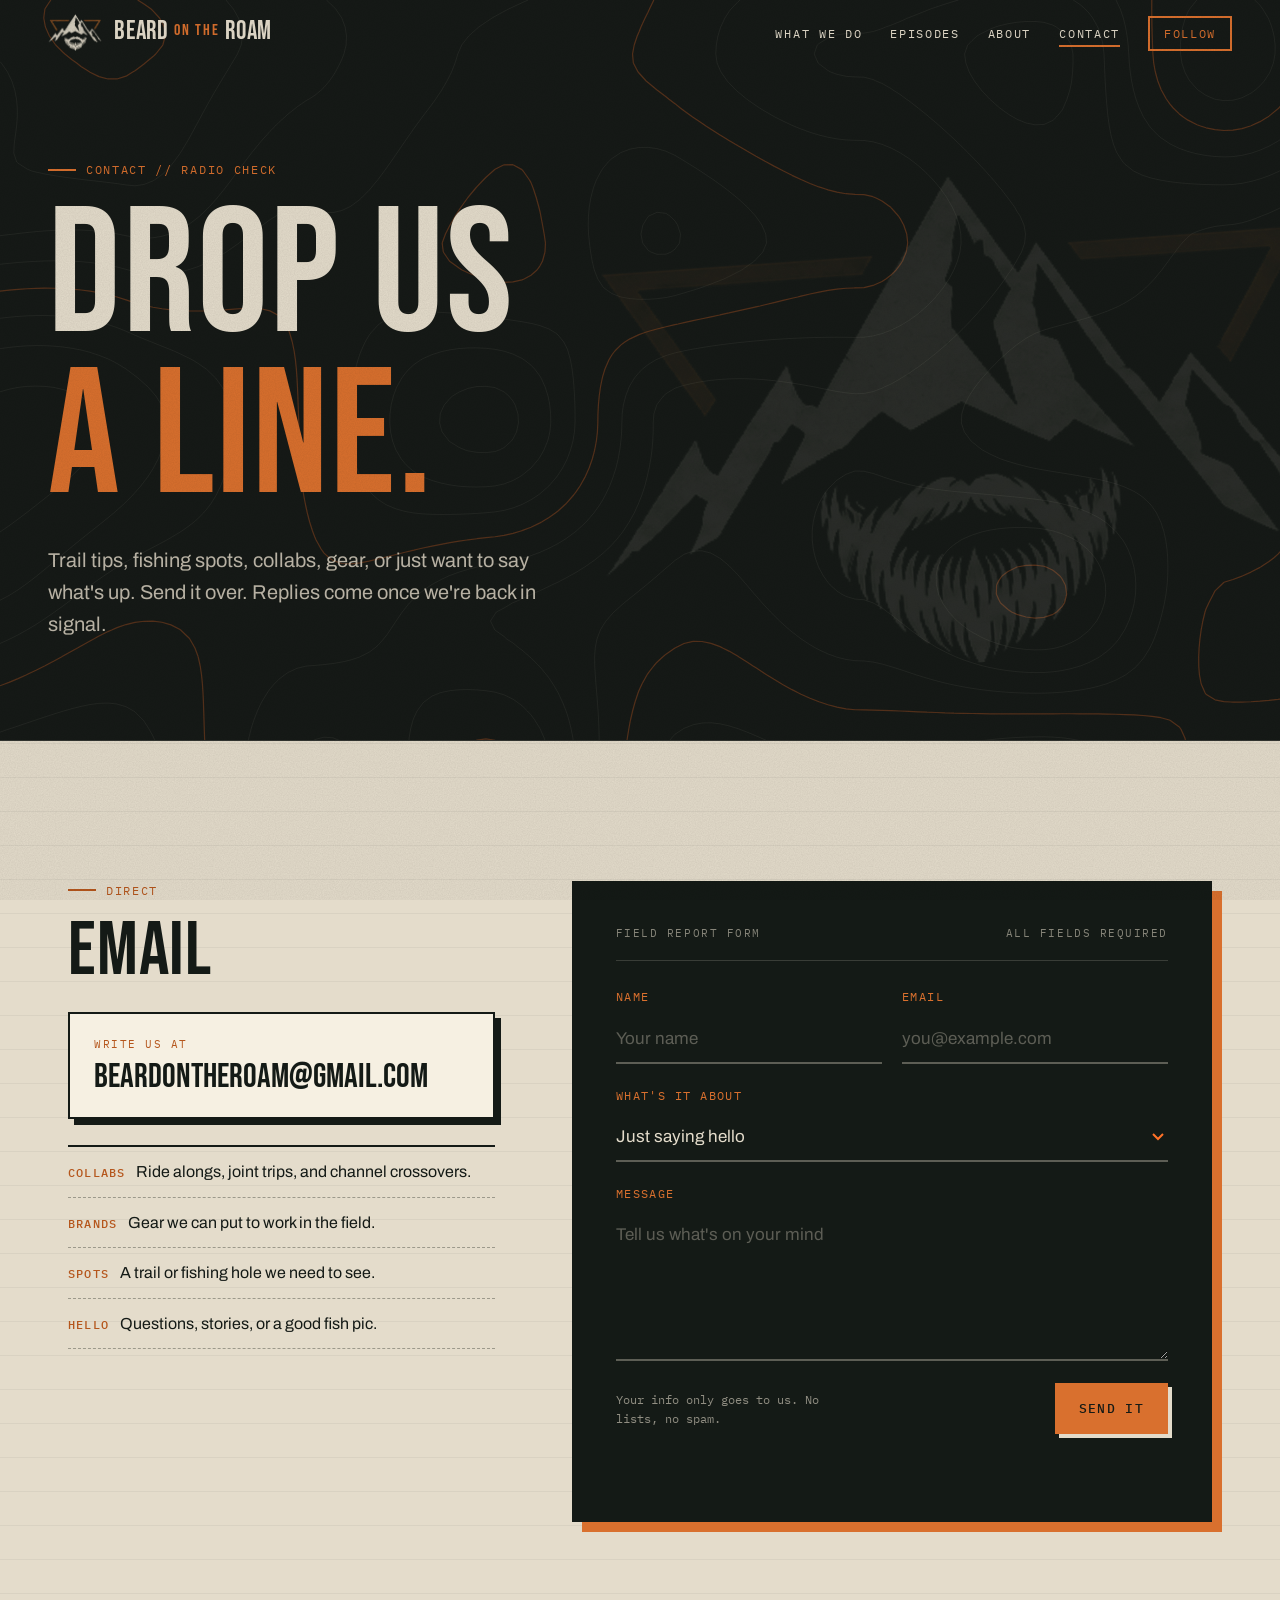
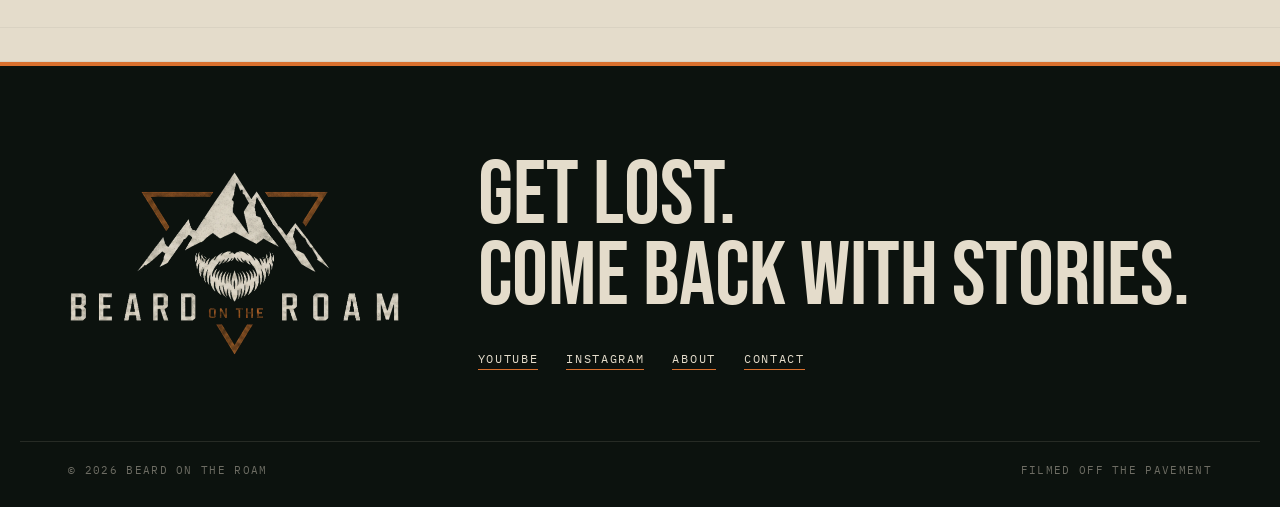
<file: contact.html>
<!doctype html>
<html lang="en">
<head>
  <meta charset="utf-8">
  <meta name="viewport" content="width=device-width, initial-scale=1">
  <title>Contact | Beard on the Roam</title>
  <meta name="description" content="Get in touch with Beard on the Roam for collabs, brands, trail and fishing spots, or just to say hello.">
  <meta name="theme-color" content="#161A17">

  <meta property="og:type" content="website">
  <meta property="og:title" content="Beard on the Roam">
  <meta property="og:description" content="Off road trails, backcountry fishing, and camp life. Get lost with us.">
  <meta property="og:image" content="assets/img/og-banner.jpg">
  <meta name="twitter:card" content="summary_large_image">

  <link rel="icon" type="image/png" sizes="64x64" href="assets/img/favicon-64.png">
  <link rel="apple-touch-icon" href="assets/img/apple-touch-icon.png">
  <link rel="preconnect" href="https://fonts.googleapis.com">
  <link rel="preconnect" href="https://fonts.gstatic.com" crossorigin>
  <link href="https://fonts.googleapis.com/css2?family=Bebas+Neue&family=Archivo:wght@400;500;700&family=IBM+Plex+Mono:wght@400;500&display=swap" rel="stylesheet">
  <link rel="stylesheet" href="assets/css/style.css">
</head>
<body>

  <a class="skip" href="#main">Skip to content</a>

  <!-- ============ HEADER ============ -->
  <header class="site-header" id="top">
    <a class="brand" href="index.html" aria-label="Beard on the Roam home">
      <img src="assets/img/mark.webp" alt="" width="54" height="37">
      <span class="brand-name">Beard <em>on the</em> Roam</span>
    </a>

    <nav class="nav" aria-label="Main">
      <button class="nav-toggle" aria-expanded="false" aria-controls="nav-list">
        <span class="nav-toggle-bars" aria-hidden="true"></span>
        <span class="sr">Menu</span>
      </button>
      <ul id="nav-list">
        <li><a href="index.html#what">What We Do</a></li>
        <li><a href="index.html#episodes">Episodes</a></li>
        <li><a href="about.html">About</a></li>
        <li><a href="contact.html" aria-current="page">Contact</a></li>
        <li><a class="nav-cta" href="index.html#follow">Follow</a></li>
      </ul>
    </nav>
  </header>

  <main id="main">

    <section class="page-hero">
      <canvas class="topo" aria-hidden="true"></canvas>
      <div class="wrap">
        <p class="label">Contact // Radio Check</p>
        <h1>Drop us<br><span>a line.</span></h1>
        <p class="hero-sub">Trail tips, fishing spots, collabs, gear, or just want to say what's up. Send it over. Replies come once we're back in signal.</p>
      </div>
    </section>

    <section class="section paper">
      <div class="wrap contact-grid">
        <div class="contact-side">
          <p class="label label-dark">Direct</p>
          <h2>Email</h2>
          <a class="email-block" id="email-link" href="#">
            <small>Write us at</small>
            <strong>Email coming soon</strong>
          </a>

          <ul class="reasons">
            <li><b>Collabs</b> Ride alongs, joint trips, and channel crossovers.</li>
            <li><b>Brands</b> Gear we can put to work in the field.</li>
            <li><b>Spots</b> A trail or fishing hole we need to see.</li>
            <li><b>Hello</b> Questions, stories, or a good fish pic.</li>
          </ul>
        </div>

        <form class="form" id="contact-form" novalidate>
          <div class="form-head"><span>Field Report Form</span><span>All fields required</span></div>

          <div class="form-row">
            <div class="field">
              <label for="f-name">Name</label>
              <input id="f-name" name="name" type="text" autocomplete="name" placeholder="Your name" required>
            </div>
            <div class="field">
              <label for="f-email">Email</label>
              <input id="f-email" name="email" type="email" autocomplete="email" placeholder="you@example.com" required>
            </div>
          </div>

          <div class="field">
            <label for="f-topic">What's it about</label>
            <select id="f-topic" name="topic" required>
              <option value="General">Just saying hello</option>
              <option value="Collab">Collab or ride along</option>
              <option value="Brand">Brand or sponsorship</option>
              <option value="Spot">Trail or fishing spot</option>
              <option value="Other">Something else</option>
            </select>
          </div>

          <div class="field">
            <label for="f-msg">Message</label>
            <textarea id="f-msg" name="message" placeholder="Tell us what's on your mind" required></textarea>
          </div>

          <div class="hp" aria-hidden="true">
            <label>Leave this empty <input type="text" name="_honey" tabindex="-1" autocomplete="off"></label>
          </div>

          <div class="form-foot">
            <p class="form-note">Your info only goes to us. No lists, no spam.</p>
            <button class="btn btn-blaze" type="submit">Send it</button>
          </div>
          <p class="form-status" id="form-status" role="status" aria-live="polite"></p>
        </form>
      </div>
    </section>

  </main>

  <!-- ============ FOOTER ============ -->
  <footer class="site-footer">
    <div class="wrap footer-inner">
      <img class="footer-logo" src="assets/img/wordmark.webp" alt="Beard on the Roam" width="1324" height="747" loading="lazy">
      <div class="footer-copy">
        <p class="footer-big">Get lost.<br>Come back with stories.</p>
        <ul class="footer-links">
          <li><a data-social="youtube" href="index.html#follow">YouTube</a></li>
          <li><a data-social="instagram" href="index.html#follow">Instagram</a></li>
          <li><a href="about.html">About</a></li>
          <li><a href="contact.html">Contact</a></li>
        </ul>
      </div>
    </div>
    <div class="wrap footer-base">
      <span>&#169; <span id="year"></span> Beard on the Roam</span>
      <span>Filmed off the pavement</span>
    </div>
  </footer>

  <script src="assets/js/main.js"></script>
</body>
</html>
</file>
<file: assets/css/style.css>
/* =========================================================
   Beard on the Roam
   Palette pulled straight from the logo file.
   ========================================================= */

:root {
  --pine: #161A17;        /* page dark, from the new logo backdrop */
  --pine-2: #1E231F;      /* raised dark */
  --forest: #13231A;      /* logo dark green */
  --bone: #E4DCCB;        /* paper, logo cream */
  --bone-2: #D6CDB9;      /* paper shade */
  --blaze: #D9702E;       /* logo copper */
  --blaze-deep: #B5561C;
  --rock: #B3B3B3;        /* logo gray */
  --sage: #8FB89A;        /* from the banner sky */
  --ink: #141A16;

  --display: "Bebas Neue", "Oswald", Impact, sans-serif;
  --body: "Archivo", "Helvetica Neue", Arial, sans-serif;
  --mono: "IBM Plex Mono", ui-monospace, Menlo, monospace;

  --gutter: clamp(16px, 4vw, 48px);
  --max: 1240px;
}

*, *::before, *::after { box-sizing: border-box; }
html { scroll-behavior: smooth; overflow-x: clip; }
body {
  margin: 0;
  background: var(--pine);
  color: var(--bone);
  font-family: var(--body);
  font-size: 17px;
  line-height: 1.6;
  -webkit-font-smoothing: antialiased;
  overflow-x: clip;
}
img { max-width: 100%; height: auto; display: block; }
a { color: inherit; }
h1, h2, h3 { font-family: var(--display); font-weight: 400; line-height: .9; letter-spacing: .01em; margin: 0; }
p { margin: 0 0 1em; }

/* film grain over everything */
body::after {
  content: "";
  position: fixed; inset: 0;
  pointer-events: none;
  z-index: 100;
  opacity: .09;
  background-image: url("data:image/svg+xml,%3Csvg xmlns='http://www.w3.org/2000/svg' width='220' height='220'%3E%3Cfilter id='n'%3E%3CfeTurbulence type='fractalNoise' baseFrequency='.85' numOctaves='3' stitchTiles='stitch'/%3E%3CfeColorMatrix values='0 0 0 0 0 0 0 0 0 0 0 0 0 0 0 0 0 0 .9 0'/%3E%3C/filter%3E%3Crect width='100%25' height='100%25' filter='url(%23n)'/%3E%3C/svg%3E");
}

.skip { position: absolute; left: -999px; top: 8px; background: var(--blaze); color: var(--ink); padding: 8px 12px; z-index: 200; }
.skip:focus { left: 8px; }
.sr { position: absolute; width: 1px; height: 1px; overflow: hidden; clip: rect(0 0 0 0); }
:focus-visible { outline: 2px dashed var(--blaze); outline-offset: 3px; }

.wrap { max-width: var(--max); margin: 0 auto; padding: 0 var(--gutter); }

/* ---------- labels ---------- */
.label {
  font-family: var(--mono);
  font-size: 12px;
  letter-spacing: .14em;
  text-transform: uppercase;
  color: var(--blaze);
  margin: 0 0 18px;
  display: flex; align-items: center; gap: 10px;
}
.label::before { content: ""; width: 28px; height: 2px; background: currentColor; }
.label .dot { display: none; }
.label-dark { color: var(--blaze-deep); }

/* ---------- buttons ---------- */
.btn {
  display: inline-flex; align-items: center; gap: 10px;
  font-family: var(--mono); font-size: 13px; font-weight: 500;
  letter-spacing: .1em; text-transform: uppercase; text-decoration: none;
  padding: 15px 22px;
  border: 2px solid transparent;
  transition: transform .15s ease, background .15s ease, color .15s ease;
  cursor: pointer;
}
.btn svg { width: 16px; height: 16px; fill: currentColor; }
.btn:hover { transform: translate(-2px, -2px); }
.btn-blaze { background: var(--blaze); color: var(--ink); box-shadow: 4px 4px 0 var(--bone); }
.btn-blaze:hover { box-shadow: 6px 6px 0 var(--bone); }
.btn-ghost { border-color: var(--bone); color: var(--bone); }
.btn-ghost:hover { background: var(--bone); color: var(--ink); }
.btn-dark { background: var(--ink); color: var(--bone); box-shadow: 4px 4px 0 var(--blaze); }
.btn-dark:hover { box-shadow: 6px 6px 0 var(--blaze); }

/* =========================================================
   HEADER
   ========================================================= */
.site-header {
  position: fixed; top: 0; left: 0; right: 0; z-index: 50;
  display: flex; align-items: center; justify-content: space-between;
  padding: 14px var(--gutter);
  transition: background .25s ease, border-color .25s ease;
  border-bottom: 1px solid transparent;
}
.site-header.is-solid { background: rgba(18, 26, 21, .94); border-color: rgba(228, 220, 203, .12); backdrop-filter: blur(6px); }
.brand { display: flex; align-items: center; gap: 12px; text-decoration: none; }
.brand img { width: 54px; height: auto; }
.brand-name { font-family: var(--display); font-size: 26px; letter-spacing: .03em; line-height: 1; }
.brand-name em { font-style: normal; color: var(--blaze); font-size: .62em; vertical-align: middle; letter-spacing: .12em; }

.nav ul { list-style: none; margin: 0; padding: 0; display: flex; gap: 28px; align-items: center; }
.nav a {
  font-family: var(--mono); font-size: 12px; letter-spacing: .14em; text-transform: uppercase;
  text-decoration: none; padding: 6px 0; position: relative;
}
.nav a:not(.nav-cta)::after {
  content: ""; position: absolute; left: 0; right: 100%; bottom: 0; height: 2px; background: var(--blaze);
  transition: right .2s ease;
}
.nav a:not(.nav-cta):hover::after, .nav a[aria-current="page"]::after { right: 0; }
.nav-cta { border: 2px solid var(--blaze); color: var(--blaze); padding: 8px 14px !important; }
.nav-cta:hover { background: var(--blaze); color: var(--ink); }
.nav-toggle { display: none; }

@media (max-width: 860px) {
  .nav-toggle {
    display: grid; place-items: center; width: 44px; height: 44px;
    background: none; border: 2px solid var(--bone); color: var(--bone); cursor: pointer; position: relative; z-index: 2;
  }
  .nav-toggle-bars, .nav-toggle-bars::before, .nav-toggle-bars::after {
    display: block; width: 20px; height: 2px; background: currentColor; position: relative; transition: transform .2s ease;
  }
  .nav-toggle-bars::before, .nav-toggle-bars::after { content: ""; position: absolute; left: 0; }
  .nav-toggle-bars::before { top: -6px; }
  .nav-toggle-bars::after { top: 6px; }
  .nav-toggle[aria-expanded="true"] .nav-toggle-bars { background: transparent; }
  .nav-toggle[aria-expanded="true"] .nav-toggle-bars::before { transform: translateY(6px) rotate(45deg); }
  .nav-toggle[aria-expanded="true"] .nav-toggle-bars::after { transform: translateY(-6px) rotate(-45deg); }

  .nav ul {
    position: fixed; inset: 0; background: var(--pine);
    flex-direction: column; justify-content: center; gap: 22px;
    transform: translateY(-100%); visibility: hidden; overflow-y: auto;
    transition: transform .3s ease, visibility 0s linear .3s;
  }
  .nav ul.is-open { transform: none; visibility: visible; transition: transform .3s ease; }
  .nav a { font-family: var(--display); font-size: 44px; letter-spacing: .02em; }
  .nav-cta { font-size: 36px !important; }
  .brand-name { font-size: 22px; }
}

/* =========================================================
   BANNER (top of home)
   ========================================================= */
.banner {
  position: relative; overflow: hidden;
  /* tall enough to feel big, short enough that the centered logo never gets cropped */
  height: clamp(420px, 62vw, 92svh);
  background-color: var(--pine);
  display: flex; flex-direction: column; justify-content: center; align-items: center;
  padding: 80px var(--gutter) 0;
  background:
    radial-gradient(ellipse at 50% 38%, rgba(228, 220, 203, .10), transparent 55%),
    linear-gradient(180deg, #2E322E 0%, #1B1F1C 55%, var(--pine) 100%);
}
.banner.has-photo { background-size: cover; background-position: center; background-repeat: no-repeat; }
.banner.has-photo::after { height: 14%; }
.banner.has-photo .topo, .banner.has-photo .banner-ridge { display: none; }
.banner.has-photo .banner-logo { visibility: hidden; }
.banner::after { /* fade into the page */
  content: ""; position: absolute; left: 0; right: 0; bottom: 0; height: 30%;
  background: linear-gradient(transparent, var(--pine)); pointer-events: none;
}
.topo { position: absolute; inset: 0; width: 100%; height: 100%; opacity: .5; }
.banner-ridge { /* layered mountain silhouettes */
  position: absolute; left: 0; right: 0; bottom: 0; height: 46%; pointer-events: none;
  background:
    url("data:image/svg+xml,%3Csvg xmlns='http://www.w3.org/2000/svg' viewBox='0 0 1600 300' preserveAspectRatio='none'%3E%3Cpath d='M0 170 L120 110 L210 150 L330 60 L420 120 L520 80 L640 150 L760 90 L880 140 L1010 50 L1120 120 L1230 85 L1350 140 L1470 70 L1600 120 V300 H0Z' fill='%23262B27'/%3E%3Cpath d='M0 220 L90 190 L170 215 L260 160 L360 210 L470 180 L560 225 L690 170 L800 215 L930 175 L1040 220 L1160 165 L1270 210 L1390 180 L1500 215 L1600 190 V300 H0Z' fill='%231E231F'/%3E%3C/svg%3E") bottom / 100% 100% no-repeat;
}
.banner-title { position: relative; z-index: 1; margin: 0; width: min(760px, 88%); }
.banner-logo { width: 100%; height: auto; filter: drop-shadow(0 12px 30px rgba(0, 0, 0, .45)); }
.banner .hero-foot { position: absolute; left: var(--gutter); right: var(--gutter); bottom: 0; z-index: 2; margin: 0 auto; }

/* =========================================================
   INTRO (Get Lost)
   ========================================================= */
.hero { position: relative; padding: clamp(60px, 9vw, 120px) var(--gutter) clamp(80px, 10vw, 130px); }
.hero-inner {
  max-width: var(--max); margin: 0 auto;
  display: grid; grid-template-columns: 1.1fr .9fr; gap: 40px; align-items: end;
}
.hero-title { font-size: clamp(110px, 16vw, 240px); line-height: .8; margin: 0; }
.hero-title span { display: block; }
.hero-title-2 { color: var(--blaze); margin-left: .35em; }
.hero-title i { color: var(--bone); font-style: normal; }
.hero-sub { max-width: 36ch; font-size: clamp(17px, 1.6vw, 20px); color: rgba(228, 220, 203, .82); }
.hero-actions { display: flex; flex-wrap: wrap; gap: 16px; margin-top: 30px; }

.hero-foot {
  max-width: var(--max); width: auto;
  display: flex; flex-wrap: wrap; gap: 10px 32px; justify-content: space-between;
  padding: 16px 0 20px;
  border-top: 1px solid rgba(228, 220, 203, .18);
  font-family: var(--mono); font-size: 11px; letter-spacing: .14em; text-transform: uppercase;
  color: rgba(228, 220, 203, .6);
}
.scroll-cue { text-decoration: none; color: var(--blaze); }

@media (max-width: 860px) {
  .hero-inner { grid-template-columns: 1fr; }
  .hero-title { font-size: clamp(110px, 34vw, 200px); }
  .banner { padding-top: 70px; }
  /* photo banner on phones: sit below the header and keep the baked-in logo uncropped */
  .banner.has-photo { margin-top: 72px; height: clamp(200px, 70vw, 420px); padding: 0; }
  .banner.has-photo .hero-foot { display: none; }
  .banner-title { width: 92%; }
  .hero-foot span:nth-child(2) { display: none; }
}

/* page hero (about / contact) */
.page-hero {
  position: relative; overflow: hidden;
  padding: 160px var(--gutter) 80px;
  border-bottom: 1px solid rgba(228, 220, 203, .14);
}
.page-hero .wrap { position: relative; z-index: 1; padding: 0; }
.page-hero::after {
  content: ""; position: absolute; right: -4%; top: 50%; width: min(58vw, 760px); aspect-ratio: 883 / 599;
  transform: translateY(-40%) rotate(-4deg);
  background: url("../img/mark.webp") center / contain no-repeat;
  opacity: .1; pointer-events: none;
}
.page-hero h1 { font-size: clamp(84px, 14vw, 200px); }
.page-hero h1 span { color: var(--blaze); }
.page-hero .hero-sub { max-width: 46ch; margin-top: 24px; }

/* =========================================================
   TICKER
   ========================================================= */
.ticker {
  background: var(--blaze); color: var(--ink);
  overflow: hidden; white-space: nowrap;
  border-top: 2px solid var(--ink); border-bottom: 2px solid var(--ink);
  transform: rotate(-1.2deg) scale(1.03);
  position: relative; z-index: 2;
  margin: -8px 0;
}
.ticker-track { display: inline-flex; animation: tick 40s linear infinite; }
.ticker span { font-family: var(--display); font-size: 30px; padding: 10px 0; display: inline-flex; align-items: center; }
.ticker span::after { content: ""; width: 10px; height: 10px; background: var(--ink); transform: rotate(45deg); margin: 0 28px; }
@keyframes tick { to { transform: translateX(-50%); } }

/* =========================================================
   SECTIONS
   ========================================================= */
.section { padding: clamp(80px, 11vw, 140px) 0; position: relative; }
.section h2 { font-size: clamp(56px, 8vw, 110px); }
.section-head { margin-bottom: 56px; }
.section-head-split { display: flex; justify-content: space-between; align-items: end; gap: 30px; flex-wrap: wrap; }
.section-lede { max-width: 42ch; font-size: 18px; margin-top: 20px; opacity: .8; }
.section-head-split .section-lede { margin: 0; }

.paper { background: var(--bone); color: var(--ink); }
.paper::before {
  /* faint ruled paper */
  content: ""; position: absolute; inset: 0; pointer-events: none;
  background-image: repeating-linear-gradient(0deg, rgba(20, 26, 22, .05) 0 1px, transparent 1px 34px);
}
.paper .wrap { position: relative; }
.dark { background: var(--pine); }
.blaze { background: var(--blaze); color: var(--ink); }

/* ---------- luggage tags ---------- */
.tags { display: grid; grid-template-columns: repeat(3, 1fr); gap: 28px; }
.tag {
  position: relative;
  background: #F6F0E2;
  border: 2px solid var(--ink);
  padding: 46px 30px 30px;
  clip-path: polygon(14% 0, 86% 0, 100% 9%, 100% 100%, 0 100%, 0 9%);
  box-shadow: 8px 8px 0 var(--ink);
  transition: transform .2s ease;
}
.tag:hover { transform: rotate(-1deg) translateY(-4px); }
.tag-tilt { transform: rotate(1.2deg); margin-top: 22px; }
.tag-tilt:hover { transform: rotate(0) translateY(-4px); }
.tag-hole {
  position: absolute; top: 16px; left: 50%; width: 16px; height: 16px; margin-left: -8px;
  border-radius: 50%; background: var(--bone); border: 2px solid var(--ink);
}
.tag-no { font-family: var(--mono); font-size: 12px; letter-spacing: .14em; text-transform: uppercase; color: var(--blaze-deep); margin-bottom: 8px; }
.tag h3 { font-size: 58px; margin-bottom: 14px; }
.tag p { font-size: 16px; }
.tag-meta { list-style: none; padding: 16px 0 0; margin: 18px 0 0; border-top: 1px dashed rgba(20, 26, 22, .35); display: flex; flex-wrap: wrap; gap: 8px; }
.tag-meta li { font-family: var(--mono); font-size: 11px; letter-spacing: .1em; text-transform: uppercase; border: 1px solid var(--ink); padding: 3px 8px; }

@media (max-width: 900px) {
  .tags { grid-template-columns: 1fr; max-width: 520px; }
  .tag-tilt { margin-top: 0; }
}

/* ---------- episodes ---------- */
.episodes { display: grid; grid-template-columns: repeat(3, 1fr); gap: 26px; }
.ep { text-decoration: none; display: block; }
.ep-thumb {
  position: relative; aspect-ratio: 16 / 10; overflow: hidden;
  background: var(--pine-2);
  border: 1px solid rgba(228, 220, 203, .18);
}
.ep-thumb img { width: 100%; height: 100%; object-fit: cover; filter: grayscale(.4) contrast(1.05); transition: transform .5s ease, filter .3s ease; }
.ep:hover .ep-thumb img { transform: scale(1.05); filter: none; }
.ep-thumb::after { /* corner brackets like a viewfinder */
  content: ""; position: absolute; inset: 12px; pointer-events: none;
  background:
    linear-gradient(var(--bone), var(--bone)) top left / 18px 2px,
    linear-gradient(var(--bone), var(--bone)) top left / 2px 18px,
    linear-gradient(var(--bone), var(--bone)) top right / 18px 2px,
    linear-gradient(var(--bone), var(--bone)) top right / 2px 18px,
    linear-gradient(var(--bone), var(--bone)) bottom left / 18px 2px,
    linear-gradient(var(--bone), var(--bone)) bottom left / 2px 18px,
    linear-gradient(var(--bone), var(--bone)) bottom right / 18px 2px,
    linear-gradient(var(--bone), var(--bone)) bottom right / 2px 18px;
  background-repeat: no-repeat; opacity: .8;
}
.ep-rec {
  position: absolute; top: 18px; left: 22px; z-index: 1;
  font-family: var(--mono); font-size: 11px; letter-spacing: .14em; color: var(--bone);
  display: flex; align-items: center; gap: 6px;
}
.ep-rec::before { content: ""; width: 8px; height: 8px; border-radius: 50%; background: var(--blaze); animation: blink 1.4s steps(2) infinite; }
@keyframes blink { 50% { opacity: 0; } }
.ep-play {
  position: absolute; left: 50%; top: 50%; width: 64px; height: 64px; margin: -32px 0 0 -32px;
  background: var(--blaze); display: grid; place-items: center;
  clip-path: polygon(0 0, 100% 0, 100% 100%, 0 100%);
  transition: transform .2s ease;
}
.ep-play svg { width: 22px; fill: var(--ink); margin-left: 3px; }
.ep:hover .ep-play { transform: scale(1.1) rotate(-4deg); }
.ep-info { padding: 16px 0 0; display: flex; justify-content: space-between; gap: 16px; align-items: baseline; }
.ep-title { font-family: var(--display); font-size: 32px; line-height: 1; }
.ep-meta { font-family: var(--mono); font-size: 11px; letter-spacing: .12em; text-transform: uppercase; color: var(--sage); white-space: nowrap; }
.ep.is-soon .ep-play { background: var(--bone-2); }
.ep.is-soon { cursor: default; }

@media (max-width: 900px) { .episodes { grid-template-columns: 1fr; max-width: 560px; } }

/* ---------- trail code ---------- */
.code-wrap { display: grid; grid-template-columns: .8fr 1.2fr; gap: 40px; }
.code-list { list-style: none; counter-reset: c; margin: 0; padding: 0; border-top: 2px solid var(--ink); }
.code-list li {
  counter-increment: c;
  display: grid; grid-template-columns: 54px 1fr; column-gap: 12px;
  padding: 20px 0; border-bottom: 2px solid var(--ink);
  font-size: 17px;
}
.code-list li::before { content: counter(c, decimal-leading-zero); font-family: var(--mono); font-size: 13px; padding-top: 6px; grid-row: span 2; }
.code-list li span { font-family: var(--display); font-size: 34px; line-height: 1; display: block; margin-bottom: 4px; }
@media (max-width: 860px) { .code-wrap { grid-template-columns: 1fr; } }

/* ---------- about teaser ---------- */
.about-grid { display: grid; grid-template-columns: .85fr 1.15fr; gap: clamp(40px, 6vw, 90px); align-items: center; }
.about-photo { margin: 0; position: relative; transform: rotate(-2deg); background: #F8F3E8; padding: 14px 14px 56px; box-shadow: 0 20px 40px rgba(20, 26, 22, .25); }
.about-photo::before { /* tape */
  content: ""; position: absolute; top: -16px; left: 50%; width: 120px; height: 32px; margin-left: -60px;
  background: rgba(217, 112, 46, .75); transform: rotate(3deg);
}
.about-photo img { aspect-ratio: 1; object-fit: cover; width: 100%; height: auto; }
.about-photo figcaption { position: absolute; bottom: 16px; left: 18px; right: 18px; font-family: var(--mono); font-size: 13px; color: #4B4F45; }
.about-copy .big { font-family: var(--display); font-size: clamp(30px, 3.4vw, 42px); line-height: 1.05; margin: 22px 0; }
.about-copy h2 { margin-bottom: 4px; }
.about-copy .btn { margin-top: 10px; }
.stats { display: grid; grid-template-columns: repeat(3, 1fr); margin: 34px 0 0; border-top: 2px solid var(--ink); }
.stats div { padding: 14px 12px 0 0; }
.stats dt { font-family: var(--mono); font-size: 11px; letter-spacing: .12em; text-transform: uppercase; color: var(--blaze-deep); }
.stats dd { margin: 4px 0 0; font-family: var(--display); font-size: 30px; }
@media (max-width: 860px) {
  .about-grid { grid-template-columns: 1fr; }
  .about-photo { max-width: 380px; }
}

/* ---------- follow ---------- */
.follow { overflow: hidden; }
.follow .wrap { position: relative; z-index: 1; }
.follow-grid { display: grid; grid-template-columns: 1fr 1fr; gap: 26px; max-width: 900px; }
.follow-card {
  position: relative; display: flex; flex-direction: column; gap: 8px;
  padding: 34px 30px; text-decoration: none;
  background: var(--pine-2); border: 2px solid rgba(228, 220, 203, .25);
  transition: border-color .2s ease, transform .2s ease;
}
.follow-card:hover { border-color: var(--blaze); transform: translateY(-4px); }
.follow-kind { font-family: var(--mono); font-size: 12px; letter-spacing: .14em; text-transform: uppercase; color: var(--blaze); }
.follow-title { font-family: var(--display); font-size: 56px; line-height: .95; }
.follow-desc { opacity: .75; }
.follow-status { margin-top: 14px; font-family: var(--mono); font-size: 11px; letter-spacing: .12em; text-transform: uppercase; color: var(--sage); }
.follow-arrow { position: absolute; top: 22px; right: 26px; font-size: 30px; color: var(--blaze); transition: transform .2s ease; }
.follow-card:hover .follow-arrow { transform: translate(4px, -4px); }
.follow-scene {
  position: absolute; right: -6%; bottom: 6%; width: min(52vw, 720px); height: auto;
  opacity: .09; transform: rotate(-5deg); pointer-events: none;
}
@media (max-width: 760px) {
  .follow-grid { grid-template-columns: 1fr; }
  .follow-scene { width: 110%; opacity: .06; }
}

/* =========================================================
   ABOUT PAGE
   ========================================================= */
.story { display: grid; grid-template-columns: 220px 1fr; gap: clamp(30px, 6vw, 90px); }
.story-side { position: sticky; top: 110px; align-self: start; font-family: var(--mono); font-size: 12px; letter-spacing: .12em; text-transform: uppercase; }
.story-side ol { list-style: none; margin: 0; padding: 0; border-left: 2px solid var(--ink); }
.story-side li { padding: 8px 0 8px 16px; }
.story-side a { text-decoration: none; }
.story-side a:hover { color: var(--blaze-deep); }
.story-body { max-width: 680px; }
.chapter { padding-bottom: 60px; margin-bottom: 60px; border-bottom: 2px dashed rgba(20, 26, 22, .3); scroll-margin-top: 110px; }
.chapter:last-child { border-bottom: 0; margin-bottom: 0; padding-bottom: 0; }
.chapter h2 { font-size: clamp(48px, 6vw, 80px); margin-bottom: 22px; }
.chapter p { font-size: 18px; }
.chapter .lead { font-family: var(--display); font-size: clamp(30px, 3.4vw, 40px); line-height: 1.08; }
.pull {
  margin: 34px 0; padding: 26px 28px; background: var(--ink); color: var(--bone);
  font-family: var(--display); font-size: clamp(32px, 4vw, 48px); line-height: 1;
  box-shadow: 8px 8px 0 var(--blaze); transform: rotate(-1deg);
}
.pull span { color: var(--blaze); }
.story-photo { margin: 34px 0; }
@media (max-width: 860px) {
  .story { grid-template-columns: 1fr; }
  .story-side { position: static; }
  .story-side ol { display: flex; flex-wrap: wrap; border-left: 0; gap: 4px 18px; }
  .story-side li { padding: 0; }
}

/* =========================================================
   CONTACT PAGE
   ========================================================= */
.contact-grid { display: grid; grid-template-columns: .8fr 1.2fr; gap: clamp(40px, 6vw, 90px); align-items: start; }
.contact-side h2 { font-size: clamp(48px, 6vw, 76px); margin-bottom: 20px; }
.email-block {
  display: block; margin: 26px 0; padding: 22px 24px;
  border: 2px solid var(--ink); background: #F6F0E2; box-shadow: 6px 6px 0 var(--ink);
  text-decoration: none;
}
.email-block small { display: block; font-family: var(--mono); font-size: 11px; letter-spacing: .14em; text-transform: uppercase; color: var(--blaze-deep); margin-bottom: 6px; }
.email-block strong { font-family: var(--display); font-weight: 400; font-size: clamp(26px, 3vw, 34px); line-height: 1; word-break: break-word; }
.reasons { list-style: none; margin: 0; padding: 0; border-top: 2px solid var(--ink); }
.reasons li { padding: 12px 0; border-bottom: 1px dashed rgba(20, 26, 22, .35); font-size: 16px; }
.reasons b { font-family: var(--mono); font-weight: 500; font-size: 12px; letter-spacing: .1em; text-transform: uppercase; margin-right: 8px; color: var(--blaze-deep); }

.form {
  background: var(--ink); color: var(--bone);
  padding: clamp(26px, 4vw, 44px);
  box-shadow: 10px 10px 0 var(--blaze);
  position: relative;
}
.form-head { display: flex; justify-content: space-between; gap: 12px; flex-wrap: wrap; font-family: var(--mono); font-size: 11px; letter-spacing: .14em; text-transform: uppercase; color: rgba(228, 220, 203, .55); padding-bottom: 18px; margin-bottom: 26px; border-bottom: 1px solid rgba(228, 220, 203, .18); }
.form-row { display: grid; grid-template-columns: 1fr 1fr; gap: 20px; }
.field { display: flex; flex-direction: column; gap: 8px; margin-bottom: 22px; }
.field label { font-family: var(--mono); font-size: 12px; letter-spacing: .12em; text-transform: uppercase; color: var(--blaze); }
.field input, .field select, .field textarea {
  font: inherit; font-size: 17px; color: var(--bone);
  background: transparent; border: 0; border-bottom: 2px solid rgba(228, 220, 203, .35);
  padding: 10px 0; border-radius: 0; width: 100%;
  transition: border-color .2s ease;
}
.field select { appearance: none; background: transparent url("data:image/svg+xml,%3Csvg xmlns='http://www.w3.org/2000/svg' width='12' height='8'%3E%3Cpath d='M1 1l5 5 5-5' stroke='%23FF7228' stroke-width='2' fill='none'/%3E%3C/svg%3E") no-repeat right 4px center; }
.field select option { color: var(--ink); }
.field textarea { min-height: 150px; resize: vertical; }
.field input:focus, .field select:focus, .field textarea:focus { outline: none; border-color: var(--blaze); }
.field input::placeholder, .field textarea::placeholder { color: rgba(228, 220, 203, .35); }
.hp { position: absolute; left: -5000px; }
.form-foot { display: flex; align-items: center; justify-content: space-between; gap: 18px; flex-wrap: wrap; margin-top: 10px; }
.form-note { font-family: var(--mono); font-size: 12px; color: rgba(228, 220, 203, .6); margin: 0; max-width: 34ch; }
.form-status { margin-top: 18px; font-family: var(--mono); font-size: 13px; min-height: 1em; }
.form-status.ok { color: var(--sage); }
.form-status.err { color: var(--blaze); }
.btn[disabled] { opacity: .5; cursor: not-allowed; transform: none; }
@media (max-width: 860px) {
  .contact-grid { grid-template-columns: 1fr; }
  .form-row { grid-template-columns: 1fr; gap: 0; }
}

/* =========================================================
   FOOTER
   ========================================================= */
.site-footer { background: #0C120E; padding: 90px 0 28px; border-top: 4px solid var(--blaze); }
.footer-inner { display: grid; grid-template-columns: auto 1fr; gap: clamp(30px, 6vw, 80px); align-items: center; }
.footer-logo { width: clamp(200px, 26vw, 340px); height: auto; }
.footer-big { font-family: var(--display); font-size: clamp(48px, 7vw, 96px); line-height: .9; margin-bottom: 26px; }
.footer-links { list-style: none; margin: 0; padding: 0; display: flex; flex-wrap: wrap; gap: 12px 28px; }
.footer-links a { font-family: var(--mono); font-size: 12px; letter-spacing: .14em; text-transform: uppercase; text-decoration: none; border-bottom: 1px solid var(--blaze); padding-bottom: 3px; }
.footer-links a:hover { color: var(--blaze); }
.footer-base {
  display: flex; justify-content: space-between; flex-wrap: wrap; gap: 10px;
  margin-top: 70px; padding-top: 20px; border-top: 1px solid rgba(228, 220, 203, .12);
  font-family: var(--mono); font-size: 11px; letter-spacing: .12em; text-transform: uppercase; color: rgba(228, 220, 203, .45);
}
@media (max-width: 700px) { .footer-inner { grid-template-columns: 1fr; } }

/* ---------- reveal on scroll ---------- */
.reveal { opacity: 0; transform: translateY(26px); transition: opacity .7s ease, transform .7s ease; }
.reveal.is-in { opacity: 1; transform: none; }
.tag.reveal.is-in.tag-tilt { transform: rotate(1.2deg); }

@media (prefers-reduced-motion: reduce) {
  html { scroll-behavior: auto; }
  .ticker-track, .ep-rec::before { animation: none; }
  .reveal { opacity: 1; transform: none; transition: none; }
}
</file>
